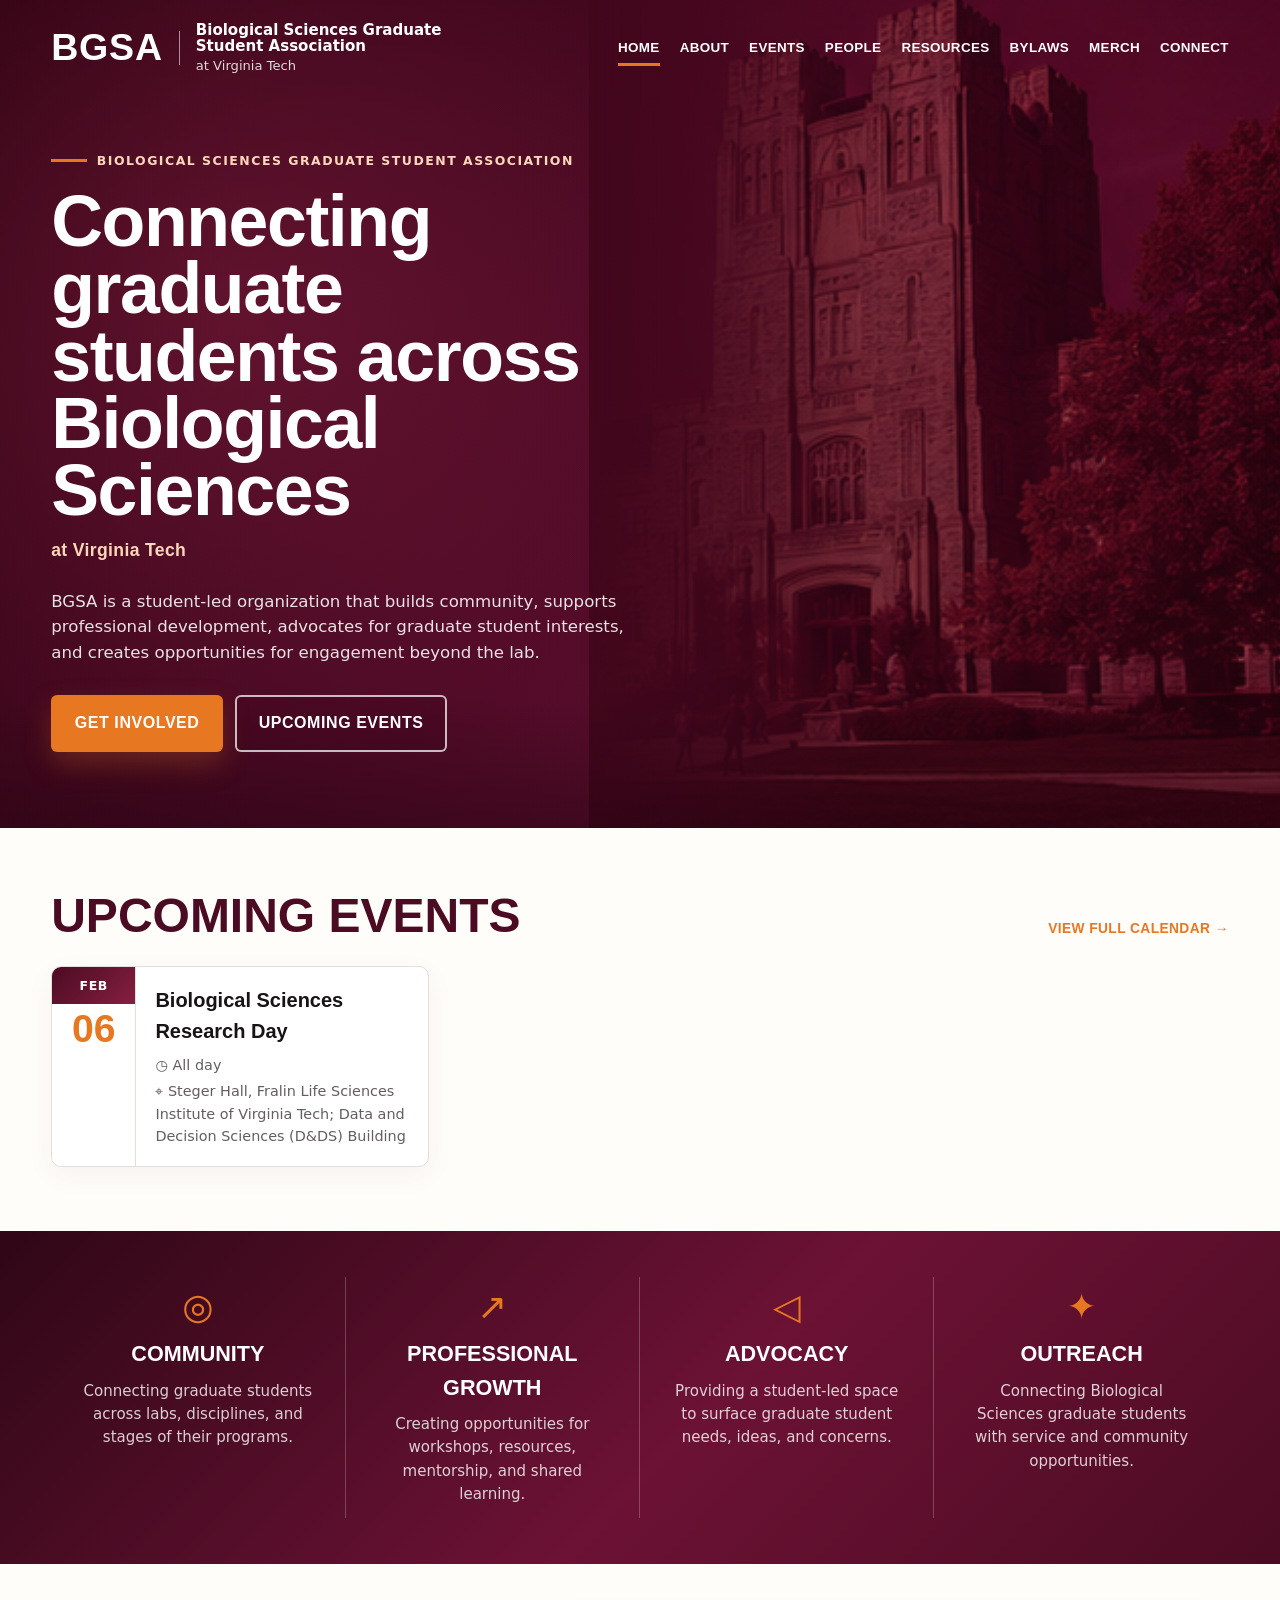
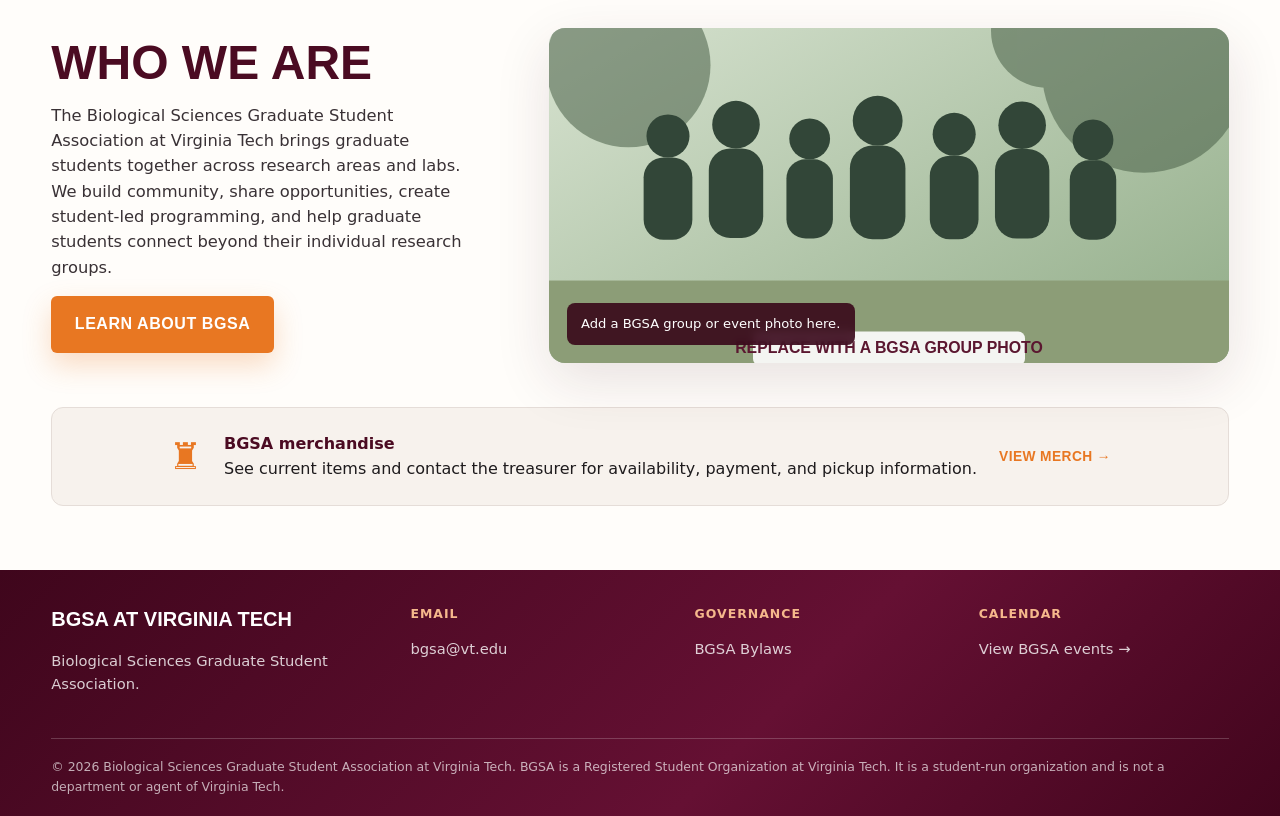
<file: index.html>
<!doctype html>
<html lang="en">
<head>
  <meta charset="utf-8">
  <meta name="viewport" content="width=device-width, initial-scale=1">
  <meta name="description" content="Biological Sciences Graduate Student Association at Virginia Tech — community, events, professional growth, advocacy, and outreach for graduate students in Biological Sciences.">
  <title>BGSA | Biological Sciences Graduate Student Association at Virginia Tech</title>
  <link rel="stylesheet" href="styles.css">
</head>
<body>
<a class="skip-link" href="#main">Skip to content</a>
<header class="site-header">
  <div class="container nav">
    <a class="brand" href="index.html" aria-label="BGSA home">
      <div class="brand-mark">BGSA</div>
      <div class="brand-copy"><strong>Biological Sciences Graduate Student Association</strong><span>at Virginia Tech</span></div>
    </a>
    <button class="nav-toggle" aria-expanded="false" aria-controls="site-nav">Menu</button>
    <nav class="nav-links" id="site-nav" aria-label="Primary navigation">
      <a href="index.html" aria-current="page">Home</a><a href="about.html">About</a><a href="events.html">Events</a><a href="people.html">People</a><a href="bylaws.html">Bylaws</a><a href="merch.html">Merch</a><a href="connect.html">Connect</a>
    </nav>
  </div>
</header>
<main id="main">
  <section class="hero">
    <div class="hero-media" role="img" aria-label="Burruss Hall on the Virginia Tech campus"></div>
    <div class="container"><div class="hero-content">
      <div class="eyebrow" data-site-text="homepage.eyebrow">Biological Sciences Graduate Student Association</div>
      <h1 class="display" data-site-text="homepage.headline">Connecting graduate students across Biological Sciences</h1>
      <p class="hero-kicker" data-site-text="homepage.kicker">at Virginia Tech</p>
      <p class="hero-copy" data-site-text="homepage.intro"></p>
      <div class="hero-actions"><a class="button orange" href="connect.html">Get involved</a><a class="button ghost" href="events.html">Upcoming events</a></div>
    </div></div>
  </section>

  <section class="section white" aria-labelledby="upcoming-heading">
    <div class="container">
      <div class="section-title-row"><h2 id="upcoming-heading">Upcoming events</h2><a class="text-link" href="events.html">View full calendar →</a></div>
      <div class="events-grid" id="upcoming-events" aria-live="polite">
        <article class="event-card event-card-status"><div class="event-info"><h3>Loading upcoming events…</h3><div class="event-meta"><span>Events are synchronized automatically from the BGSA Outlook calendar.</span></div></div></article>
      </div>
    </div>
  </section>

  <section class="pillars" aria-label="BGSA focus areas">
    <div class="container pillars-grid" id="focus-areas"></div>
  </section>

  <section class="section white">
    <div class="container">
      <div class="split">
        <div class="split-copy"><h2>Who we are</h2><p data-site-text="homepage.whoWeAre"></p><a class="button orange" href="about.html">Learn about BGSA</a></div>
        <div class="photo-frame"><img id="homepage-group-photo" src="assets/group-placeholder.svg" alt="BGSA graduate students"><div class="photo-caption" id="homepage-group-caption"></div></div>
      </div>
      <div class="merch-strip"><div class="icon">♜</div><div><strong>BGSA merchandise</strong><span data-site-text="homepage.merchandiseBlurb"></span></div><a class="text-link" href="merch.html">View merch →</a></div>
    </div>
  </section>
</main>
<footer class="site-footer">
  <div class="container">
    <div class="footer-grid">
      <div><div class="footer-title">BGSA at Virginia Tech</div><p>Biological Sciences Graduate Student Association.</p></div>
      <div><div class="footer-label">Email</div><p><a data-org-email>Contact information coming soon</a></p></div>
      <div><div class="footer-label">Governance</div><p><a href="bylaws.html">BGSA Bylaws</a></p></div>
      <div><div class="footer-label">Calendar</div><p><a href="events.html">View BGSA events →</a></p></div>
    </div>
    <div class="disclaimer">© <span data-year></span> Biological Sciences Graduate Student Association at Virginia Tech. <span data-org-disclaimer></span></div>
  </div>
</footer>
<script src="site-config.js"></script>
<script src="script.js"></script>
</body></html>
</file>
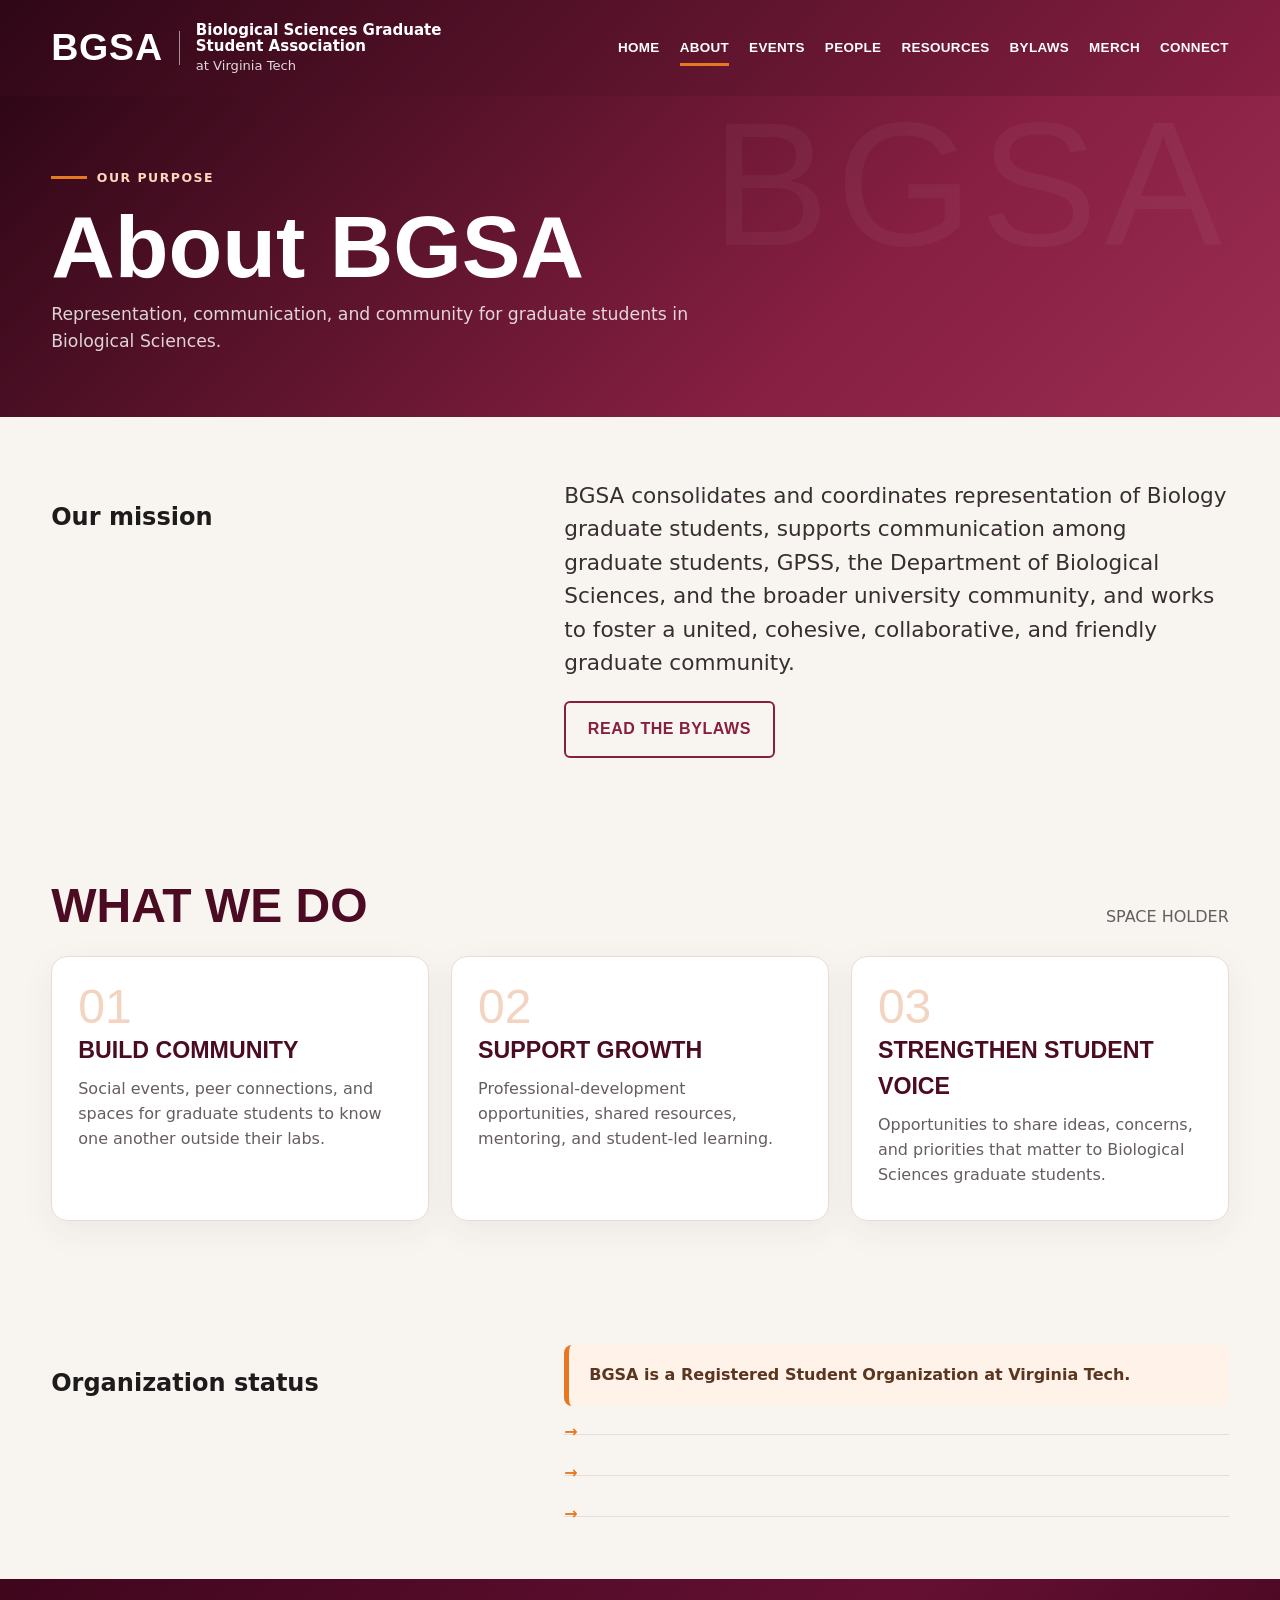
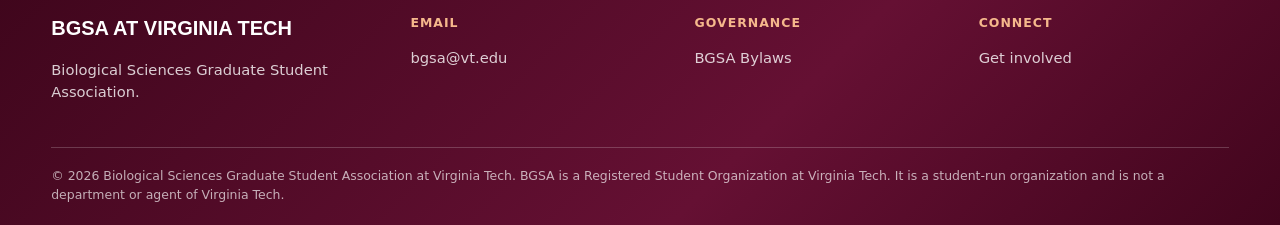
<file: about.html>
<!doctype html><html lang="en"><head><meta charset="utf-8"><meta name="viewport" content="width=device-width, initial-scale=1"><meta name="description" content="About the Biological Sciences Graduate Student Association at Virginia Tech."><title>About | BGSA at Virginia Tech</title><link rel="stylesheet" href="styles.css"></head>
<body><a class="skip-link" href="#main">Skip to content</a>
<header class="site-header inner"><div class="container nav"><a class="brand" href="index.html"><div class="brand-mark">BGSA</div><div class="brand-copy"><strong>Biological Sciences Graduate Student Association</strong><span>at Virginia Tech</span></div></a><button class="nav-toggle" aria-expanded="false" aria-controls="site-nav">Menu</button><nav class="nav-links" id="site-nav"><a href="index.html">Home</a><a href="about.html" aria-current="page">About</a><a href="events.html">Events</a><a href="people.html">People</a><a href="bylaws.html">Bylaws</a><a href="merch.html">Merch</a><a href="connect.html">Connect</a></nav></div></header>
<main id="main"><section class="page-hero"><div class="container"><div class="eyebrow">Our purpose</div><h1>About BGSA</h1><p>Representation, communication, and community for graduate students in Biological Sciences.</p></div></section>
<section class="inner-section white"><div class="container mission-block"><div><h2>Our mission</h2></div><div><p class="lead" data-site-text="about.mission">BGSA consolidates and coordinates representation of Biology graduate students, supports communication among graduate students, GPSS, the Department of Biological Sciences, and the broader university community, and works to foster a united, cohesive, collaborative, and friendly graduate community.</p><p></p><a class="button outline" href="bylaws.html">Read the bylaws</a></div></div></section>
<section class="inner-section"><div class="container"><div class="section-title-row"><h2>What we do</h2><p>SPACE HOLDER</p></div><div class="cards-3"><article class="card"><div class="value-number">01</div><h3>Build community</h3><p>Social events, peer connections, and spaces for graduate students to know one another outside their labs.</p></article><article class="card"><div class="value-number">02</div><h3>Support growth</h3><p>Professional-development opportunities, shared resources, mentoring, and student-led learning.</p></article><article class="card"><div class="value-number">03</div><h3>Strengthen student voice</h3><p>Opportunities to share ideas, concerns, and priorities that matter to Biological Sciences graduate students.</p></article></div></div></section>
<section class="inner-section white"><div class="container mission-block"><div><h2>Organization status</h2></div><div><div class="notice"><strong>BGSA is a Registered Student Organization at Virginia Tech.</strong> </div><ul class="list-clean"><li></li><li></li><li></li></ul></div></div></section></main>
<footer class="site-footer"><div class="container"><div class="footer-grid"><div><div class="footer-title">BGSA at Virginia Tech</div><p>Biological Sciences Graduate Student Association.</p></div><div><div class="footer-label">Email</div><p><a data-org-email>Contact information coming soon</a></p></div><div><div class="footer-label">Governance</div><p><a href="bylaws.html">BGSA Bylaws</a></p></div><div><div class="footer-label">Connect</div><p><a href="connect.html">Get involved</a></p></div></div><div class="disclaimer">© <span data-year></span> Biological Sciences Graduate Student Association at Virginia Tech. <span data-org-disclaimer></span></div></div></footer><script src="site-config.js"></script><script src="script.js"></script></body></html>
</file>
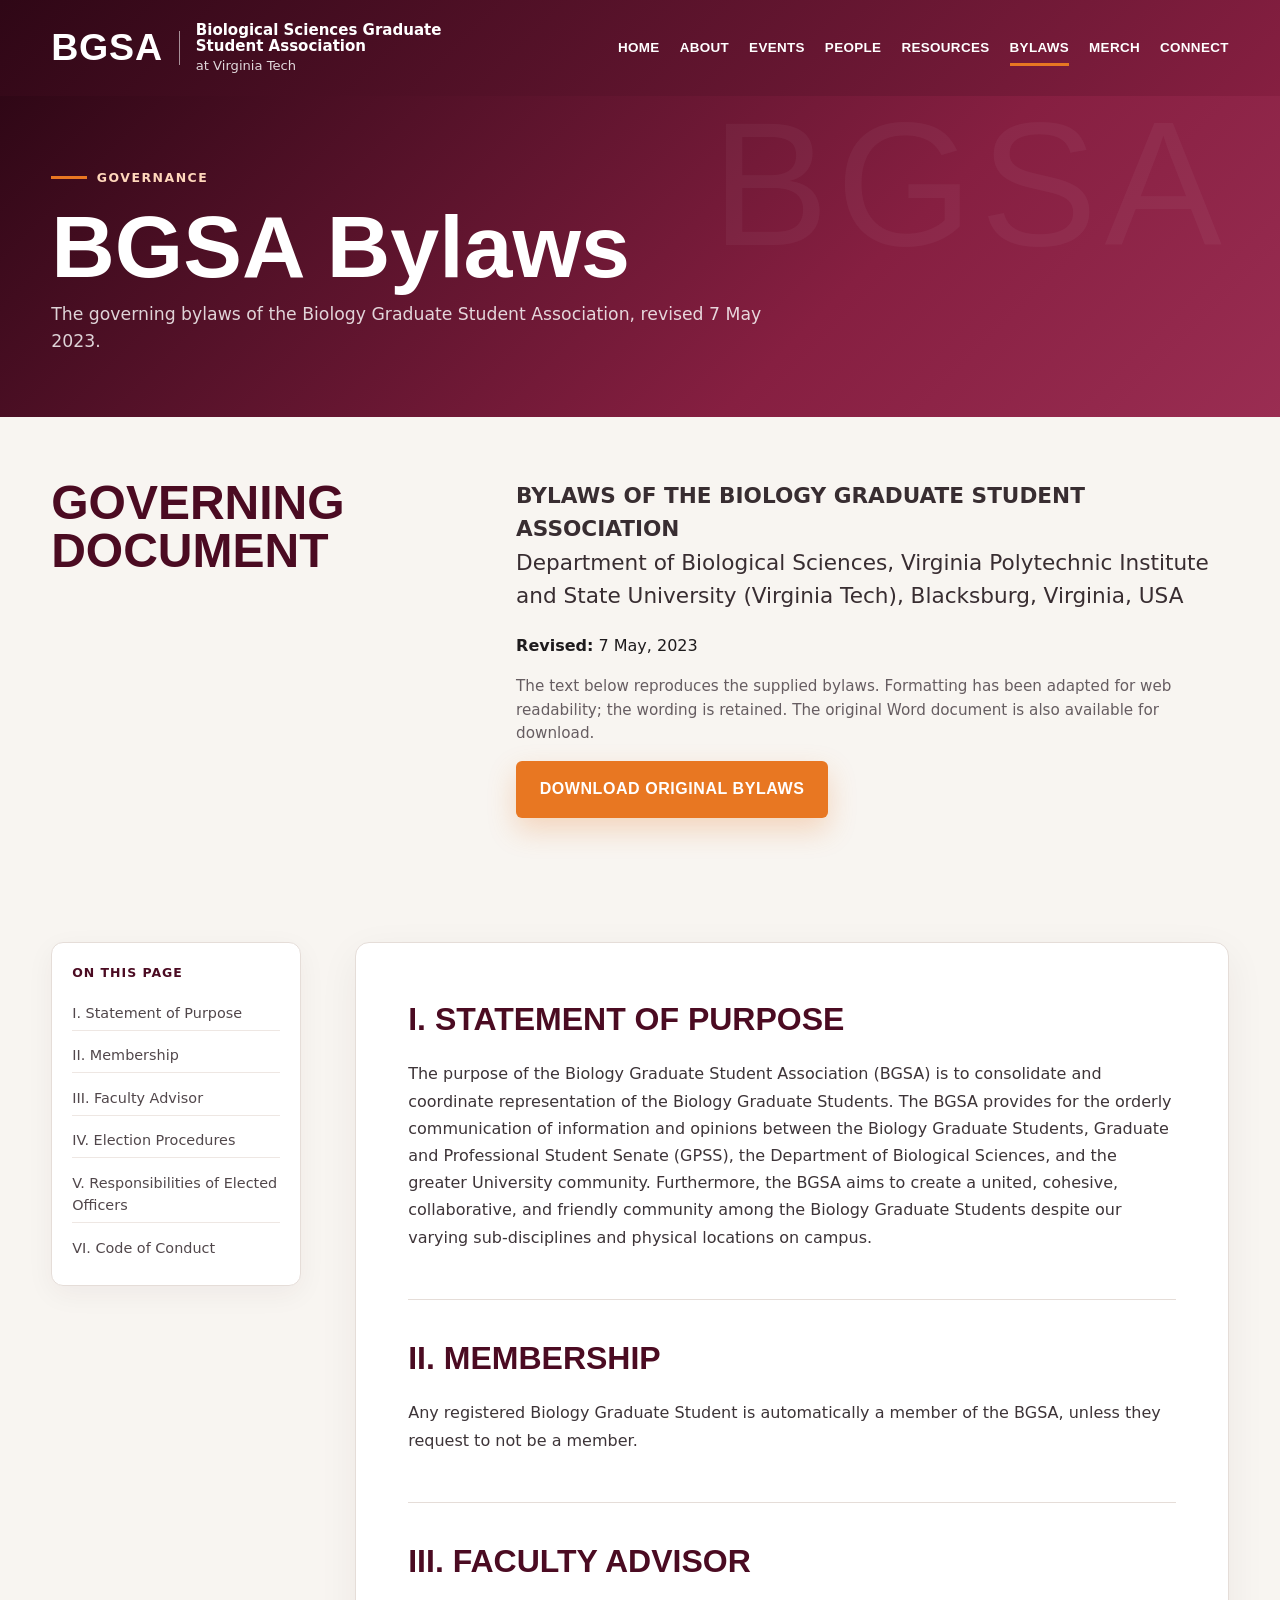
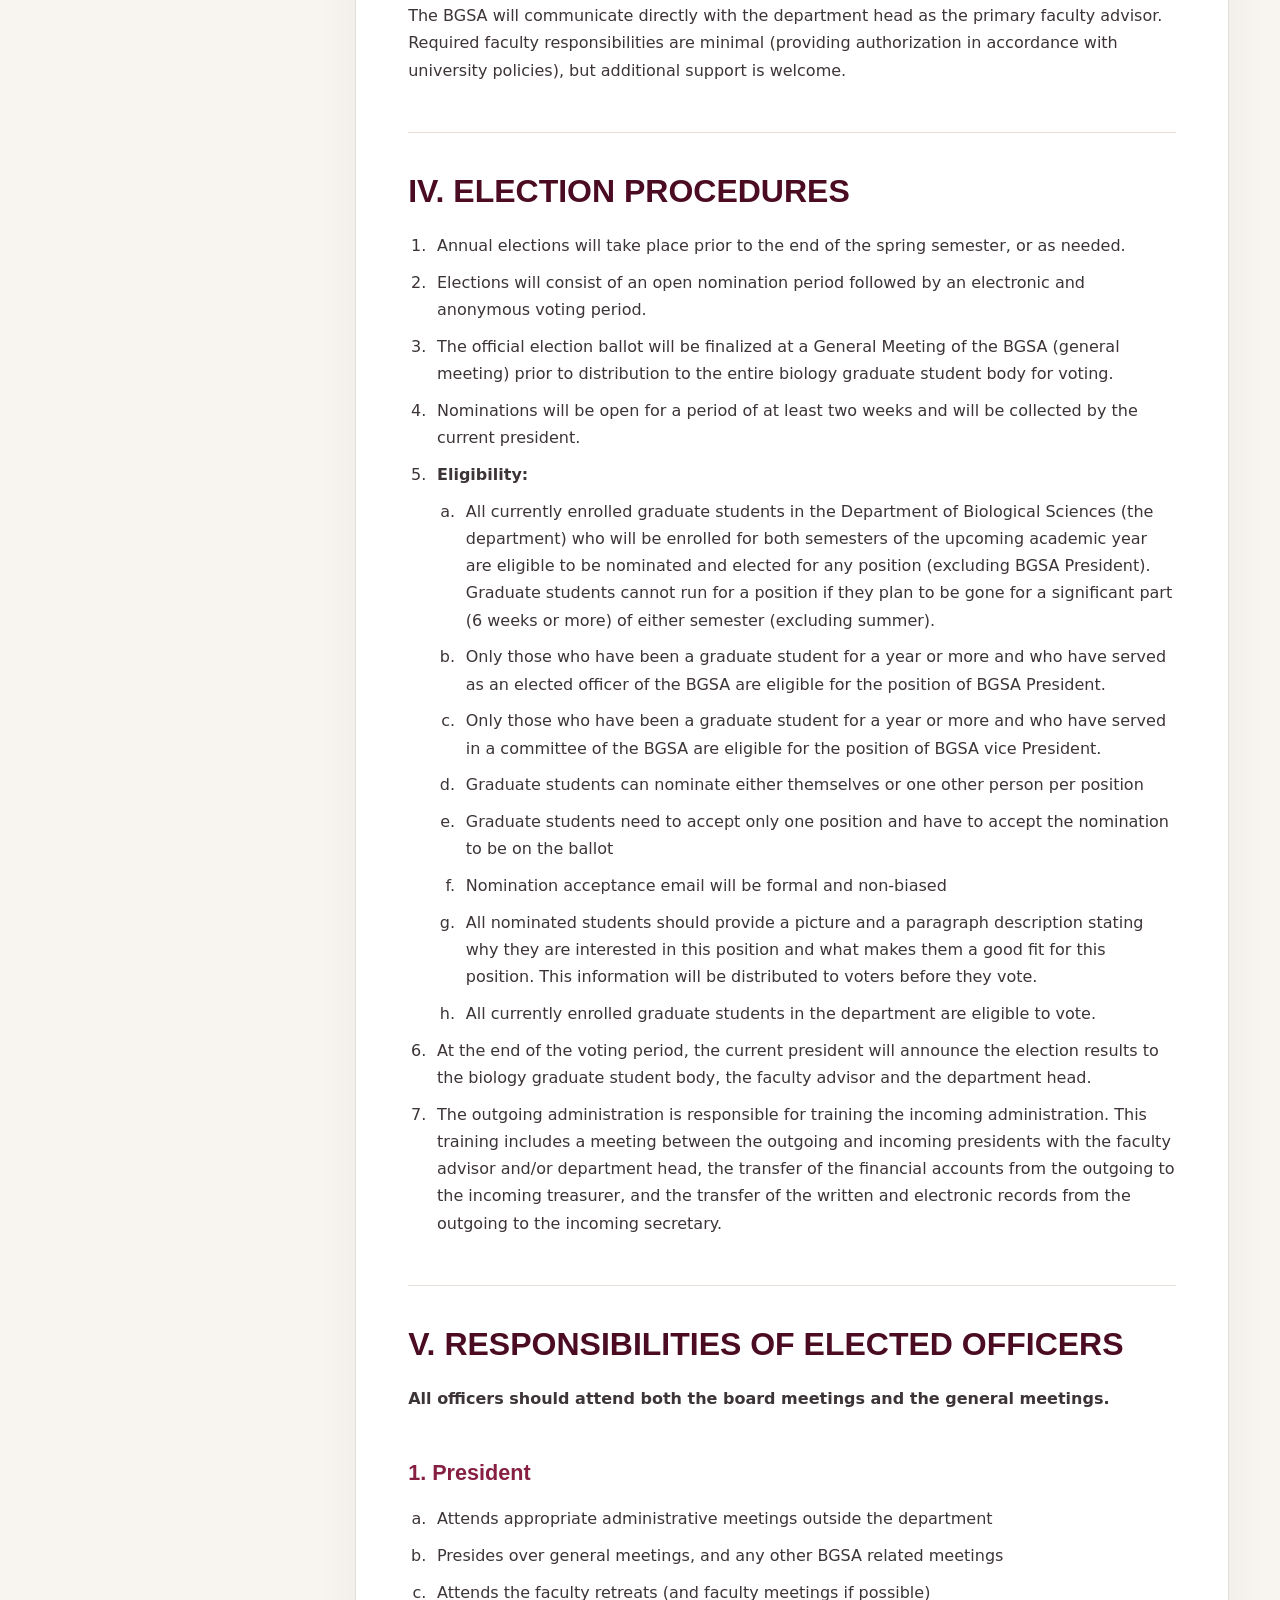
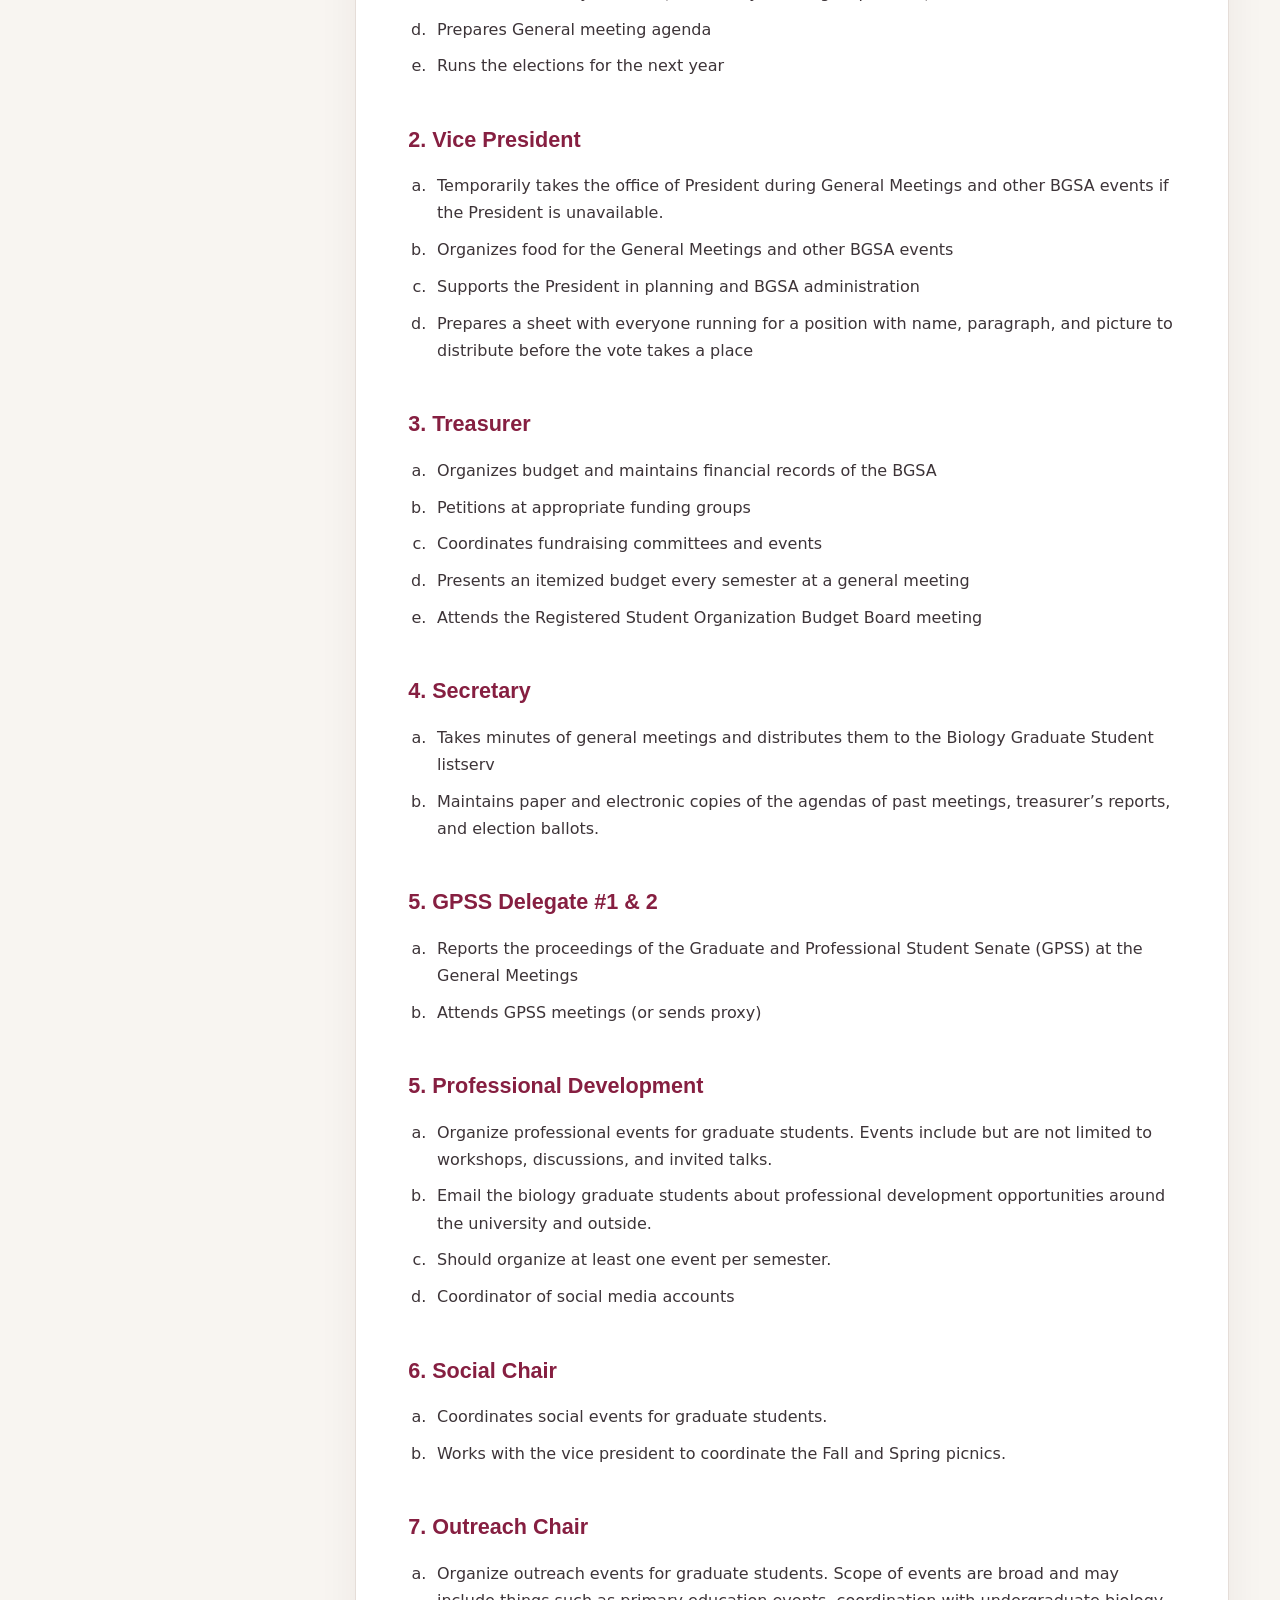
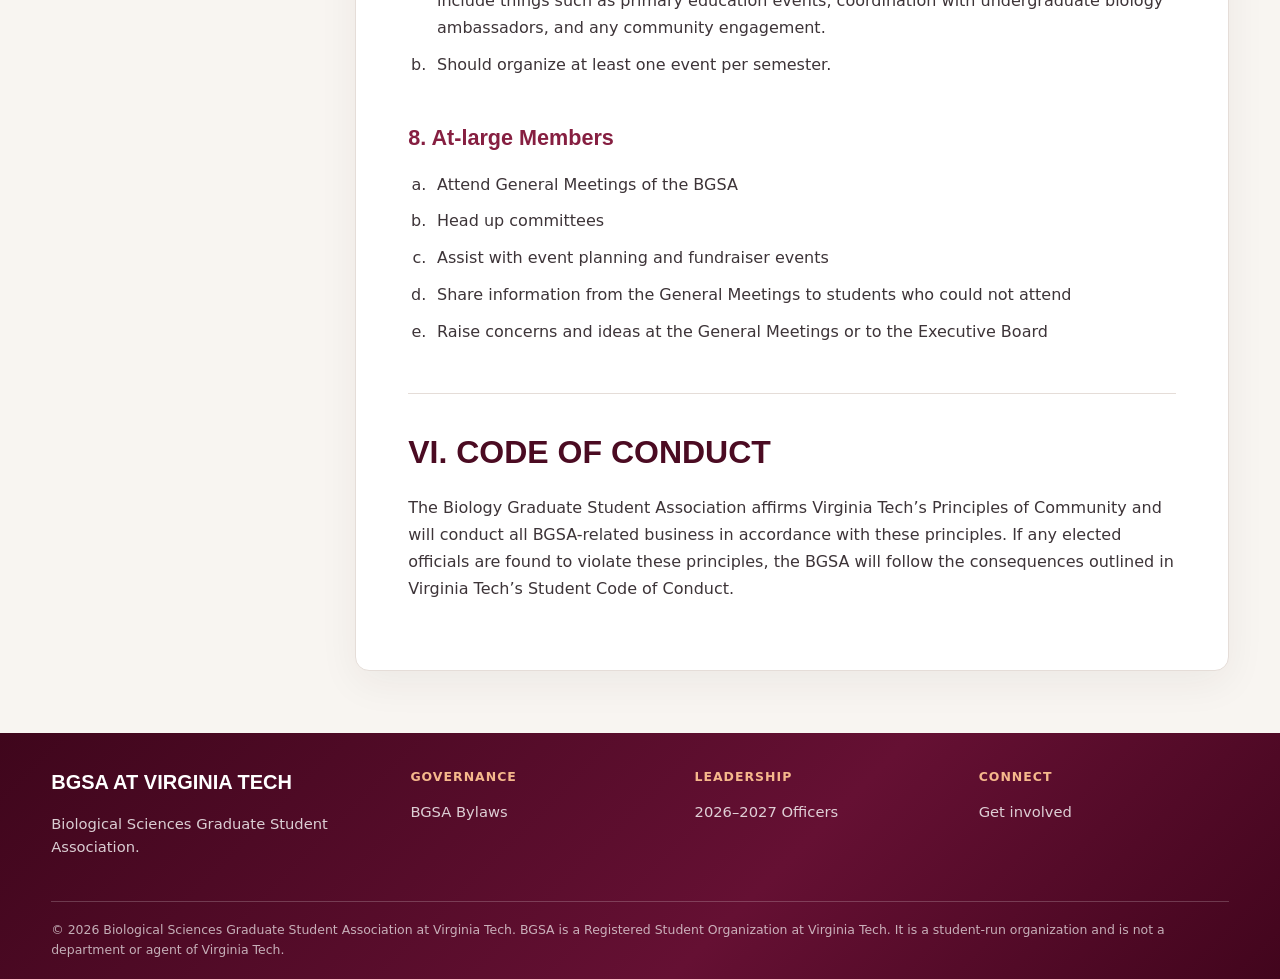
<file: bylaws.html>
<!doctype html>
<html lang="en"><head><meta charset="utf-8"><meta name="viewport" content="width=device-width, initial-scale=1"><meta name="description" content="Bylaws of the Biology Graduate Student Association at Virginia Tech, revised 7 May 2023."><title>Bylaws | BGSA at Virginia Tech</title><link rel="stylesheet" href="styles.css"></head>
<body><a class="skip-link" href="#main">Skip to content</a>
<header class="site-header inner"><div class="container nav"><a class="brand" href="index.html"><div class="brand-mark">BGSA</div><div class="brand-copy"><strong>Biological Sciences Graduate Student Association</strong><span>at Virginia Tech</span></div></a><button class="nav-toggle" aria-expanded="false" aria-controls="site-nav">Menu</button><nav class="nav-links" id="site-nav"><a href="index.html">Home</a><a href="about.html">About</a><a href="events.html">Events</a><a href="people.html">People</a><a href="bylaws.html" aria-current="page">Bylaws</a><a href="merch.html">Merch</a><a href="connect.html">Connect</a></nav></div></header>
<main id="main">
<section class="page-hero"><div class="container"><div class="eyebrow">Governance</div><h1>BGSA Bylaws</h1><p>The governing bylaws of the Biology Graduate Student Association, revised 7 May 2023.</p></div></section>
<section class="inner-section white"><div class="container bylaws-intro"><div><h2>Governing document</h2></div><div><p class="lead"><strong>BYLAWS OF THE BIOLOGY GRADUATE STUDENT ASSOCIATION</strong><br>Department of Biological Sciences, Virginia Polytechnic Institute and State University (Virginia Tech), Blacksburg, Virginia, USA</p><p><strong>Revised:</strong> 7 May, 2023</p><p class="bylaws-note">The text below reproduces the supplied bylaws. Formatting has been adapted for web readability; the wording is retained. The original Word document is also available for download.</p><a class="button orange" href="documents/BGSA-Bylaws-2023-2024.docx" download>Download original bylaws</a></div></div></section>
<section class="inner-section"><div class="container bylaws-layout"><aside class="bylaws-toc" aria-label="Bylaws table of contents"><strong>On this page</strong><a href="#purpose">I. Statement of Purpose</a><a href="#membership">II. Membership</a><a href="#advisor">III. Faculty Advisor</a><a href="#elections">IV. Election Procedures</a><a href="#officers">V. Responsibilities of Elected Officers</a><a href="#conduct">VI. Code of Conduct</a></aside><article class="bylaws-document">
<section id="purpose"><h2>I. Statement of Purpose</h2><p>The purpose of the Biology Graduate Student Association (BGSA) is to consolidate and coordinate representation of the Biology Graduate Students. The BGSA provides for the orderly communication of information and opinions between the Biology Graduate Students, Graduate and Professional Student Senate (GPSS), the Department of Biological Sciences, and the greater University community. Furthermore, the BGSA aims to create a united, cohesive, collaborative, and friendly community among the Biology Graduate Students despite our varying sub-disciplines and physical locations on campus.</p></section>
<section id="membership"><h2>II. Membership</h2><p>Any registered Biology Graduate Student is automatically a member of the BGSA, unless they request to not be a member.</p></section>
<section id="advisor"><h2>III. Faculty Advisor</h2><p>The BGSA will communicate directly with the department head as the primary faculty advisor. Required faculty responsibilities are minimal (providing authorization in accordance with university policies), but additional support is welcome.</p></section>
<section id="elections"><h2>IV. Election Procedures</h2><ol class="bylaws-list"><li>Annual elections will take place prior to the end of the spring semester, or as needed.</li><li>Elections will consist of an open nomination period followed by an electronic and anonymous voting period.</li><li>The official election ballot will be finalized at a General Meeting of the BGSA (general meeting) prior to distribution to the entire biology graduate student body for voting.</li><li>Nominations will be open for a period of at least two weeks and will be collected by the current president.</li><li><strong>Eligibility:</strong><ol class="alpha-list"><li>All currently enrolled graduate students in the Department of Biological Sciences (the department) who will be enrolled for both semesters of the upcoming academic year are eligible to be nominated and elected for any position (excluding BGSA President). Graduate students cannot run for a position if they plan to be gone for a significant part (6 weeks or more) of either semester (excluding summer).</li><li>Only those who have been a graduate student for a year or more and who have served as an elected officer of the BGSA are eligible for the position of BGSA President.</li><li>Only those who have been a graduate student for a year or more and who have served in a committee of the BGSA are eligible for the position of BGSA vice President.</li><li>Graduate students can nominate either themselves or one other person per position</li><li>Graduate students need to accept only one position and have to accept the nomination to be on the ballot</li><li>Nomination acceptance email will be formal and non-biased</li><li>All nominated students should provide a picture and a paragraph description stating why they are interested in this position and what makes them a good fit for this position. This information will be distributed to voters before they vote.</li><li>All currently enrolled graduate students in the department are eligible to vote.</li></ol></li><li>At the end of the voting period, the current president will announce the election results to the biology graduate student body, the faculty advisor and the department head.</li><li>The outgoing administration is responsible for training the incoming administration. This training includes a meeting between the outgoing and incoming presidents with the faculty advisor and/or department head, the transfer of the financial accounts from the outgoing to the incoming treasurer, and the transfer of the written and electronic records from the outgoing to the incoming secretary.</li></ol></section>
<section id="officers"><h2>V. Responsibilities of Elected Officers</h2><p><strong>All officers should attend both the board meetings and the general meetings.</strong></p>
<div class="bylaw-role"><h3>1. President</h3><ol class="alpha-list"><li>Attends appropriate administrative meetings outside the department</li><li>Presides over general meetings, and any other BGSA related meetings</li><li>Attends the faculty retreats (and faculty meetings if possible)</li><li>Prepares General meeting agenda</li><li>Runs the elections for the next year</li></ol></div>
<div class="bylaw-role"><h3>2. Vice President</h3><ol class="alpha-list"><li>Temporarily takes the office of President during General Meetings and other BGSA events if the President is unavailable.</li><li>Organizes food for the General Meetings and other BGSA events</li><li>Supports the President in planning and BGSA administration</li><li>Prepares a sheet with everyone running for a position with name, paragraph, and picture to distribute before the vote takes a place</li></ol></div>
<div class="bylaw-role"><h3>3. Treasurer</h3><ol class="alpha-list"><li>Organizes budget and maintains financial records of the BGSA</li><li>Petitions at appropriate funding groups</li><li>Coordinates fundraising committees and events</li><li>Presents an itemized budget every semester at a general meeting</li><li>Attends the Registered Student Organization Budget Board meeting</li></ol></div>
<div class="bylaw-role"><h3>4. Secretary</h3><ol class="alpha-list"><li>Takes minutes of general meetings and distributes them to the Biology Graduate Student listserv</li><li>Maintains paper and electronic copies of the agendas of past meetings, treasurer’s reports, and election ballots.</li></ol></div>
<div class="bylaw-role"><h3>5. GPSS Delegate #1 &amp; 2</h3><ol class="alpha-list"><li>Reports the proceedings of the Graduate and Professional Student Senate (GPSS) at the General Meetings</li><li>Attends GPSS meetings (or sends proxy)</li></ol></div>
<div class="bylaw-role"><h3>5. Professional Development</h3><ol class="alpha-list"><li>Organize professional events for graduate students. Events include but are not limited to workshops, discussions, and invited talks.</li><li>Email the biology graduate students about professional development opportunities around the university and outside.</li><li>Should organize at least one event per semester.</li><li>Coordinator of social media accounts</li></ol></div>
<div class="bylaw-role"><h3>6. Social Chair</h3><ol class="alpha-list"><li>Coordinates social events for graduate students.</li><li>Works with the vice president to coordinate the Fall and Spring picnics.</li></ol></div>
<div class="bylaw-role"><h3>7. Outreach Chair</h3><ol class="alpha-list"><li>Organize outreach events for graduate students. Scope of events are broad and may include things such as primary education events, coordination with undergraduate biology ambassadors, and any community engagement.</li><li>Should organize at least one event per semester.</li></ol></div>
<div class="bylaw-role"><h3>8. At-large Members</h3><ol class="alpha-list"><li>Attend General Meetings of the BGSA</li><li>Head up committees</li><li>Assist with event planning and fundraiser events</li><li>Share information from the General Meetings to students who could not attend</li><li>Raise concerns and ideas at the General Meetings or to the Executive Board</li></ol></div>
</section>
<section id="conduct"><h2>VI. Code of Conduct</h2><p>The Biology Graduate Student Association affirms Virginia Tech’s Principles of Community and will conduct all BGSA-related business in accordance with these principles. If any elected officials are found to violate these principles, the BGSA will follow the consequences outlined in Virginia Tech’s Student Code of Conduct.</p></section>
</article></div></section>
</main>
<footer class="site-footer"><div class="container"><div class="footer-grid"><div><div class="footer-title">BGSA at Virginia Tech</div><p>Biological Sciences Graduate Student Association.</p></div><div><div class="footer-label">Governance</div><p><a href="bylaws.html">BGSA Bylaws</a></p></div><div><div class="footer-label">Leadership</div><p><a href="people.html">2026–2027 Officers</a></p></div><div><div class="footer-label">Connect</div><p><a href="connect.html">Get involved</a></p></div></div><div class="disclaimer">© <span data-year></span> Biological Sciences Graduate Student Association at Virginia Tech. <span data-org-disclaimer></span></div></div></footer><script src="site-config.js"></script><script src="script.js"></script></body></html>
</file>
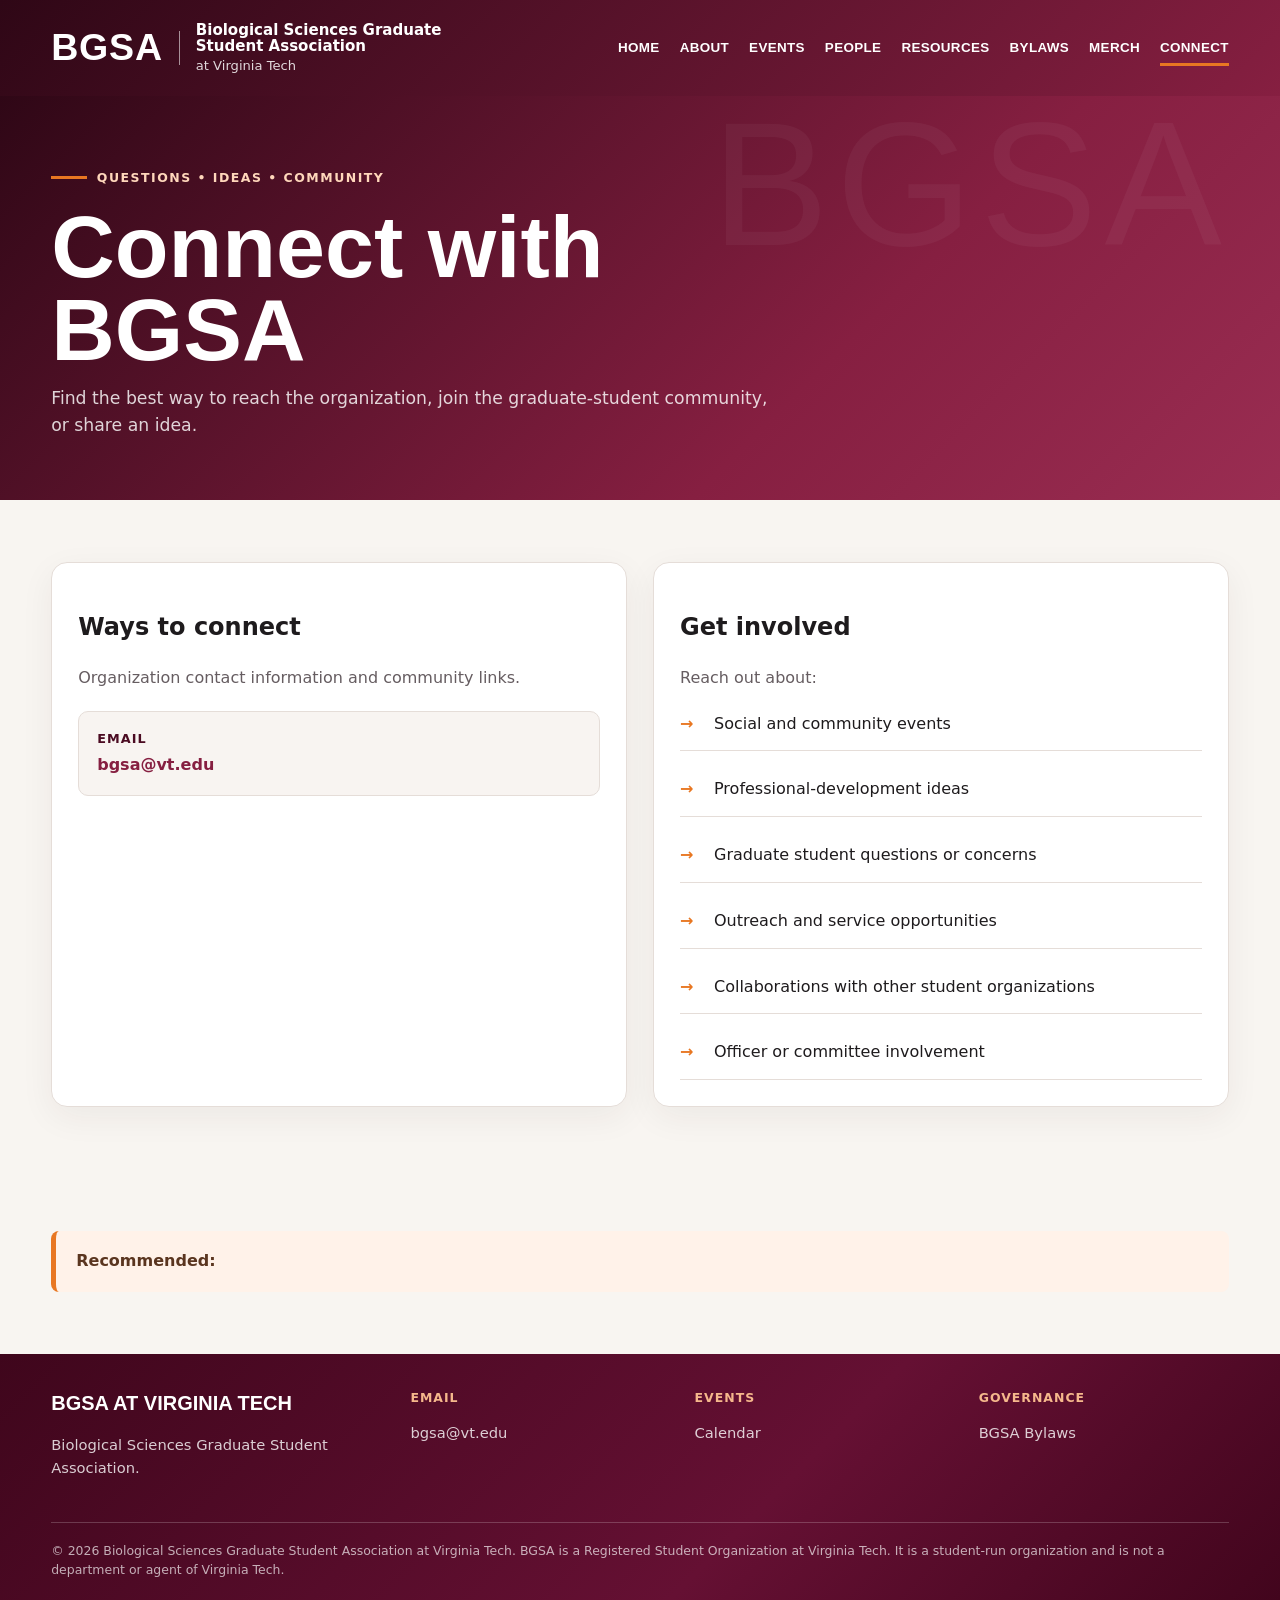
<file: connect.html>
<!doctype html>
<html lang="en"><head><meta charset="utf-8"><meta name="viewport" content="width=device-width, initial-scale=1"><meta name="description" content="Connect with the Biological Sciences Graduate Student Association at Virginia Tech."><title>Connect | BGSA at Virginia Tech</title><link rel="stylesheet" href="styles.css"></head>
<body><a class="skip-link" href="#main">Skip to content</a>
<header class="site-header inner"><div class="container nav"><a class="brand" href="index.html"><div class="brand-mark">BGSA</div><div class="brand-copy"><strong>Biological Sciences Graduate Student Association</strong><span>at Virginia Tech</span></div></a><button class="nav-toggle" aria-expanded="false" aria-controls="site-nav">Menu</button><nav class="nav-links" id="site-nav"><a href="index.html">Home</a><a href="about.html">About</a><a href="events.html">Events</a><a href="people.html">People</a><a href="bylaws.html">Bylaws</a><a href="merch.html">Merch</a><a href="connect.html" aria-current="page">Connect</a></nav></div></header>
<main id="main"><section class="page-hero"><div class="container"><div class="eyebrow">Questions • ideas • community</div><h1>Connect with BGSA</h1><p>Find the best way to reach the organization, join the graduate-student community, or share an idea.</p></div></section>
<section class="inner-section"><div class="container contact-grid"><article class="card"><h2>Ways to connect</h2><p>Organization contact information and community links.</p><div class="contact-list" id="connect-links"></div></article><article class="card"><h2>Get involved</h2><p>Reach out about:</p><ul class="list-clean"><li>Social and community events</li><li>Professional-development ideas</li><li>Graduate student questions or concerns</li><li>Outreach and service opportunities</li><li>Collaborations with other student organizations</li><li>Officer or committee involvement</li></ul></article></div></section>
<section class="inner-section white"><div class="container"><div class="notice"><strong>Recommended:</strong> </div></div></section></main>
<footer class="site-footer"><div class="container"><div class="footer-grid"><div><div class="footer-title">BGSA at Virginia Tech</div><p>Biological Sciences Graduate Student Association.</p></div><div><div class="footer-label">Email</div><p><a data-org-email>Contact information coming soon</a></p></div><div><div class="footer-label">Events</div><p><a href="events.html">Calendar</a></p></div><div><div class="footer-label">Governance</div><p><a href="bylaws.html">BGSA Bylaws</a></p></div></div><div class="disclaimer">© <span data-year></span> Biological Sciences Graduate Student Association at Virginia Tech. <span data-org-disclaimer></span></div></div></footer>
<script src="site-config.js"></script><script src="script.js"></script></body></html>
</file>
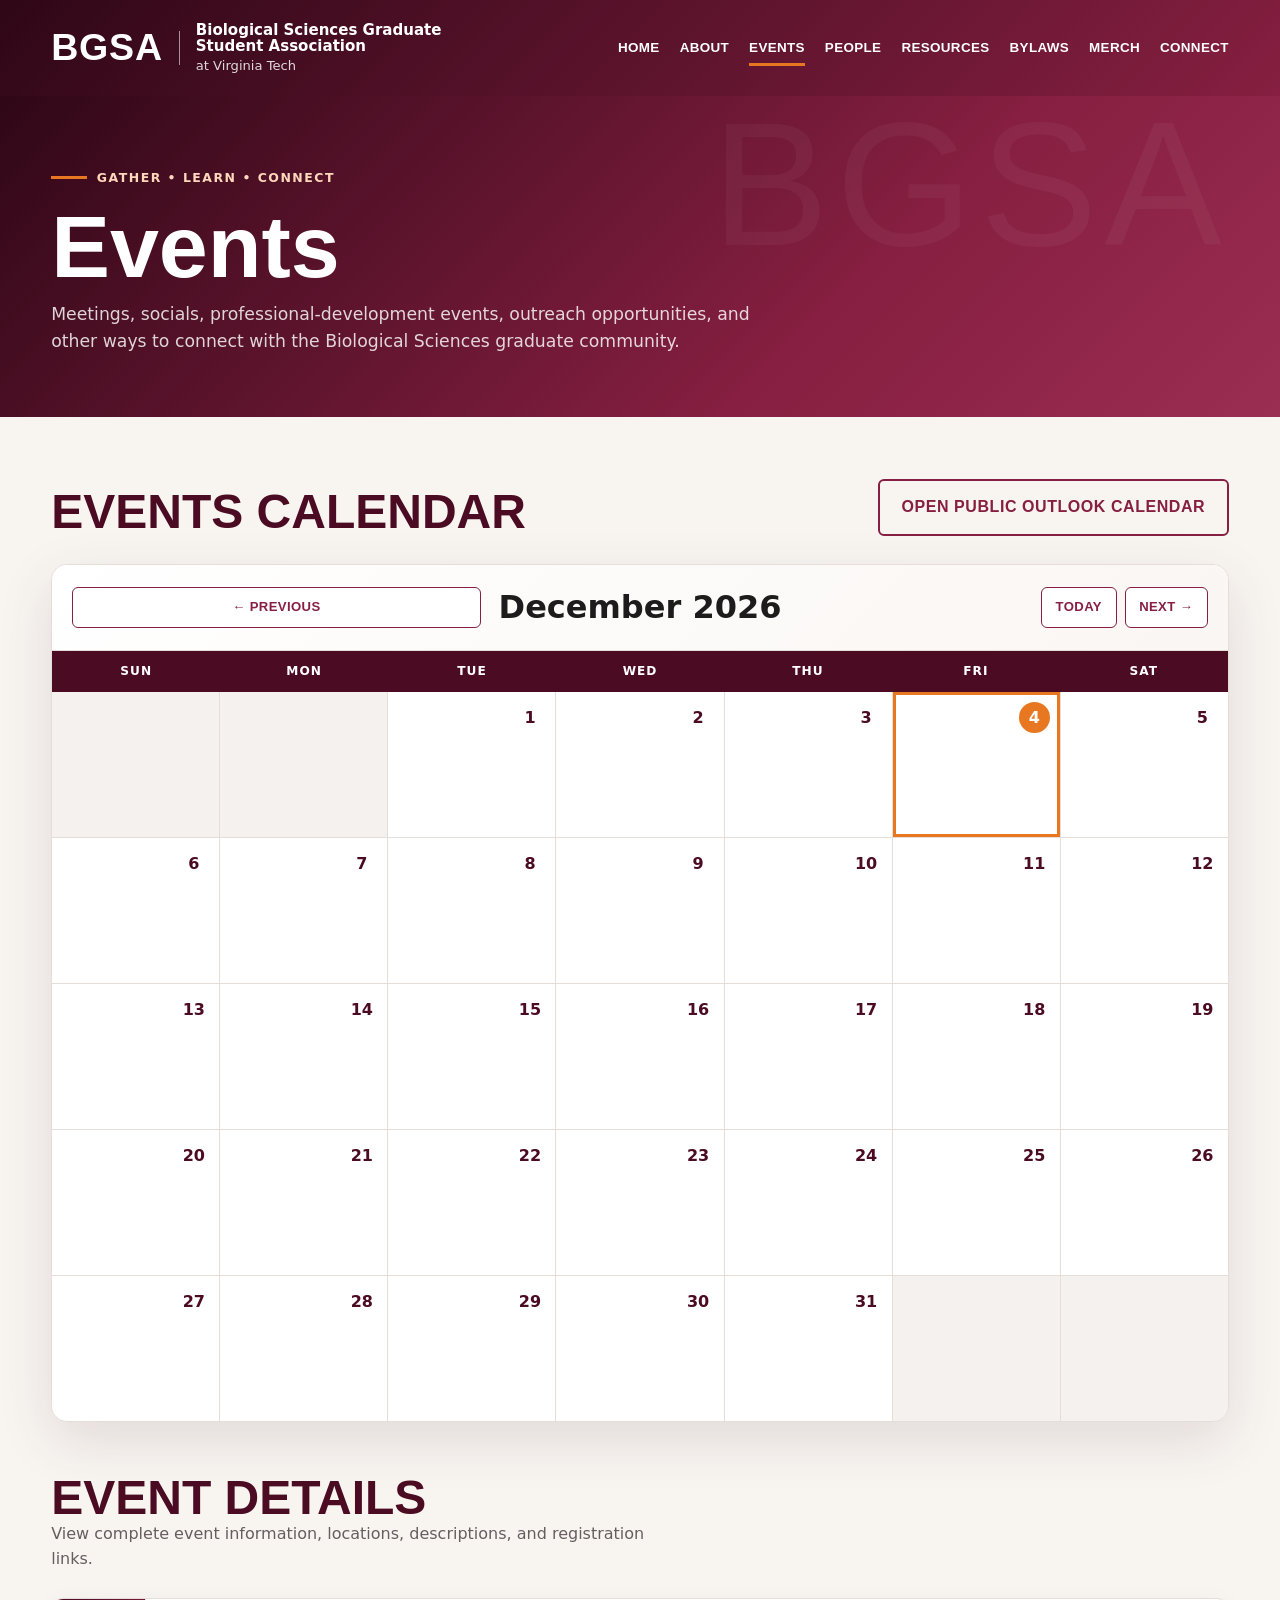
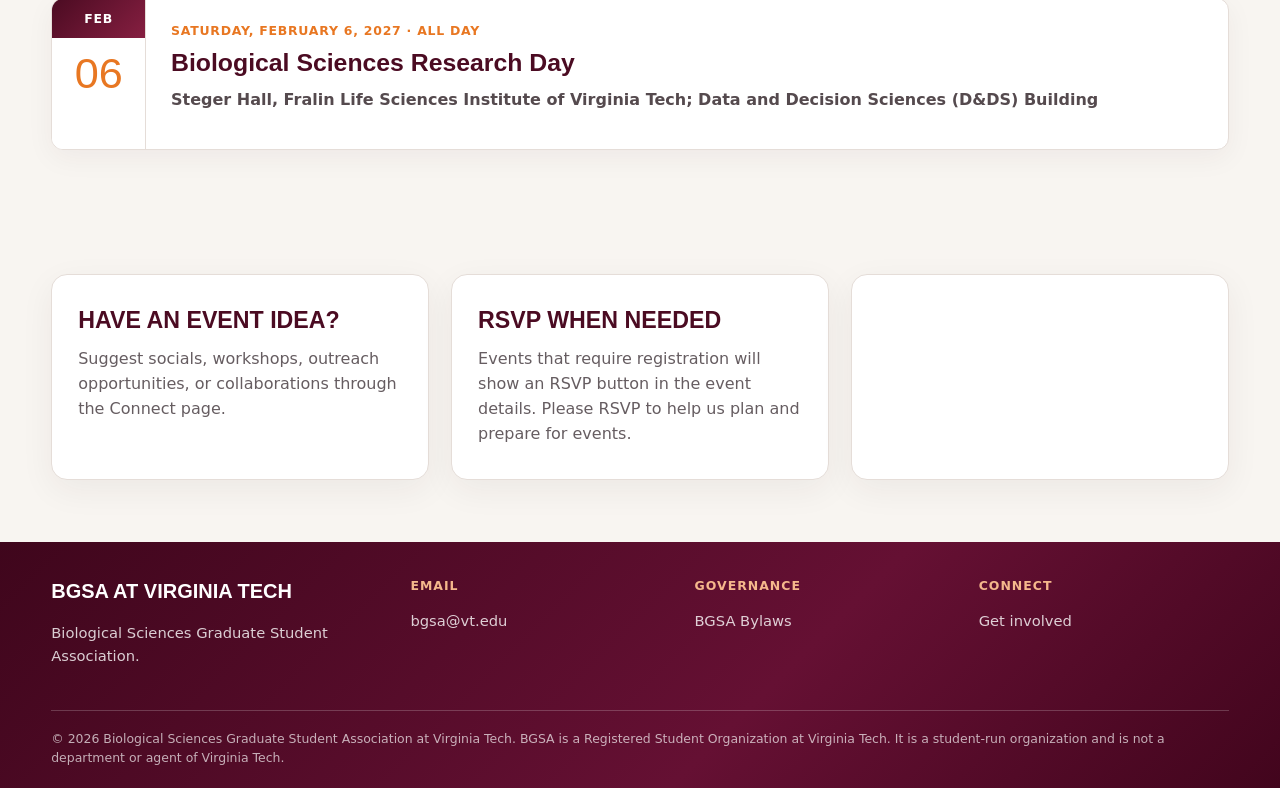
<file: events.html>
<!doctype html>
<html lang="en">
<head>
  <meta charset="utf-8">
  <meta name="viewport" content="width=device-width, initial-scale=1">
  <meta
    name="description"
    content="Events and calendar for the Biological Sciences Graduate Student Association at Virginia Tech."
  >
  <title>Events | BGSA at Virginia Tech</title>
  <link rel="stylesheet" href="styles.css">
</head>

<body>
  <a class="skip-link" href="#main">Skip to content</a>

  <header class="site-header inner">
    <div class="container nav">
      <a class="brand" href="index.html">
        <div class="brand-mark">BGSA</div>
        <div class="brand-copy">
          <strong>Biological Sciences Graduate Student Association</strong>
          <span>at Virginia Tech</span>
        </div>
      </a>

      <button
        class="nav-toggle"
        aria-expanded="false"
        aria-controls="site-nav"
      >
        Menu
      </button>

      <nav class="nav-links" id="site-nav">
        <a href="index.html">Home</a>
        <a href="about.html">About</a>
        <a href="events.html" aria-current="page">Events</a>
        <a href="people.html">People</a>
        <a href="bylaws.html">Bylaws</a>
        <a href="merch.html">Merch</a>
        <a href="connect.html">Connect</a>
      </nav>
    </div>
  </header>

  <main id="main">
    <section class="page-hero">
      <div class="container">
        <div class="eyebrow">Gather • learn • connect</div>
        <h1>Events</h1>
        <p>
          Meetings, socials, professional-development events, outreach
          opportunities, and other ways to connect with the Biological
          Sciences graduate community.
        </p>
      </div>
    </section>

    <section class="inner-section">
      <div class="container">
        <div class="section-title-row">
          <div>
            <h2>Events calendar</h2>
            <p class="section-intro">

            </p>
          </div>

          <a
            id="outlook-calendar-link"
            class="button outline"
            href="#"
            target="_blank"
            rel="noopener"
            hidden
          >
            Open public Outlook calendar
          </a>
        </div>

        <div class="month-calendar-shell">
          <div class="month-calendar-toolbar">
            <button
              id="calendar-prev"
              class="calendar-nav-button"
              type="button"
              aria-label="Show previous month"
            >
              ← Previous
            </button>

            <h2
              id="calendar-month-label"
              class="month-calendar-label"
            >
              Calendar
            </h2>

            <div class="month-calendar-controls">
              <button
                id="calendar-today"
                class="calendar-nav-button"
                type="button"
              >
                Today
              </button>

              <button
                id="calendar-next"
                class="calendar-nav-button"
                type="button"
                aria-label="Show next month"
              >
                Next →
              </button>
            </div>
          </div>

          <div class="month-calendar-scroll">
            <div
              class="month-calendar-weekdays"
              aria-hidden="true"
            >
              <div>Sun</div>
              <div>Mon</div>
              <div>Tue</div>
              <div>Wed</div>
              <div>Thu</div>
              <div>Fri</div>
              <div>Sat</div>
            </div>

            <div
              id="events-calendar"
              class="month-calendar-grid"
              role="grid"
              aria-live="polite"
            >
              <div class="month-calendar-message">
                Loading BGSA calendar…
              </div>
            </div>
          </div>
        </div>

        <div class="section-title-row agenda-title-row">
          <div>
            <h2>Event details</h2>
            <p class="section-intro">
              View complete event information, locations, descriptions, and
              registration links.
            </p>
          </div>
        </div>

        <div
          id="events-agenda"
          class="events-agenda"
          aria-live="polite"
        >
          <div class="calendar-placeholder compact-calendar-status">
            <div>
              <div class="calendar-icon">▣</div>
              <h3>Loading BGSA events</h3>
              <p>Upcoming events will appear here automatically.</p>
            </div>
          </div>
        </div>
      </div>
    </section>

    <section class="inner-section white">
      <div class="container">
        <div class="cards-3">
          <article class="card">
            <h3>Have an event idea?</h3>
            <p>
              Suggest socials, workshops, outreach opportunities, or
              collaborations through the Connect page.
            </p>
          </article>

          <article class="card">
            <h3>RSVP when needed</h3>
            <p>
              Events that require registration will show an RSVP button in the event details. Please RSVP to help us plan and prepare for events.
            </p>
          </article>

          <article class="card">
            <h3></h3>
            <p>

            </p>
          </article>
        </div>
      </div>
    </section>
  </main>

  <footer class="site-footer">
    <div class="container">
      <div class="footer-grid">
        <div>
          <div class="footer-title">BGSA at Virginia Tech</div>
          <p>Biological Sciences Graduate Student Association.</p>
        </div>

        <div>
          <div class="footer-label">Email</div>
          <p>
            <a data-org-email>Contact information coming soon</a>
          </p>
        </div>

        <div>
          <div class="footer-label">Governance</div>
          <p><a href="bylaws.html">BGSA Bylaws</a></p>
        </div>

        <div>
          <div class="footer-label">Connect</div>
          <p><a href="connect.html">Get involved</a></p>
        </div>
      </div>

      <div class="disclaimer">
        © <span data-year></span> Biological Sciences Graduate Student
        Association at Virginia Tech.
        <span data-org-disclaimer></span>
      </div>
    </div>
  </footer>

  <script src="site-config.js"></script>
  <script src="script.js"></script>
</body>
</html>
</file>
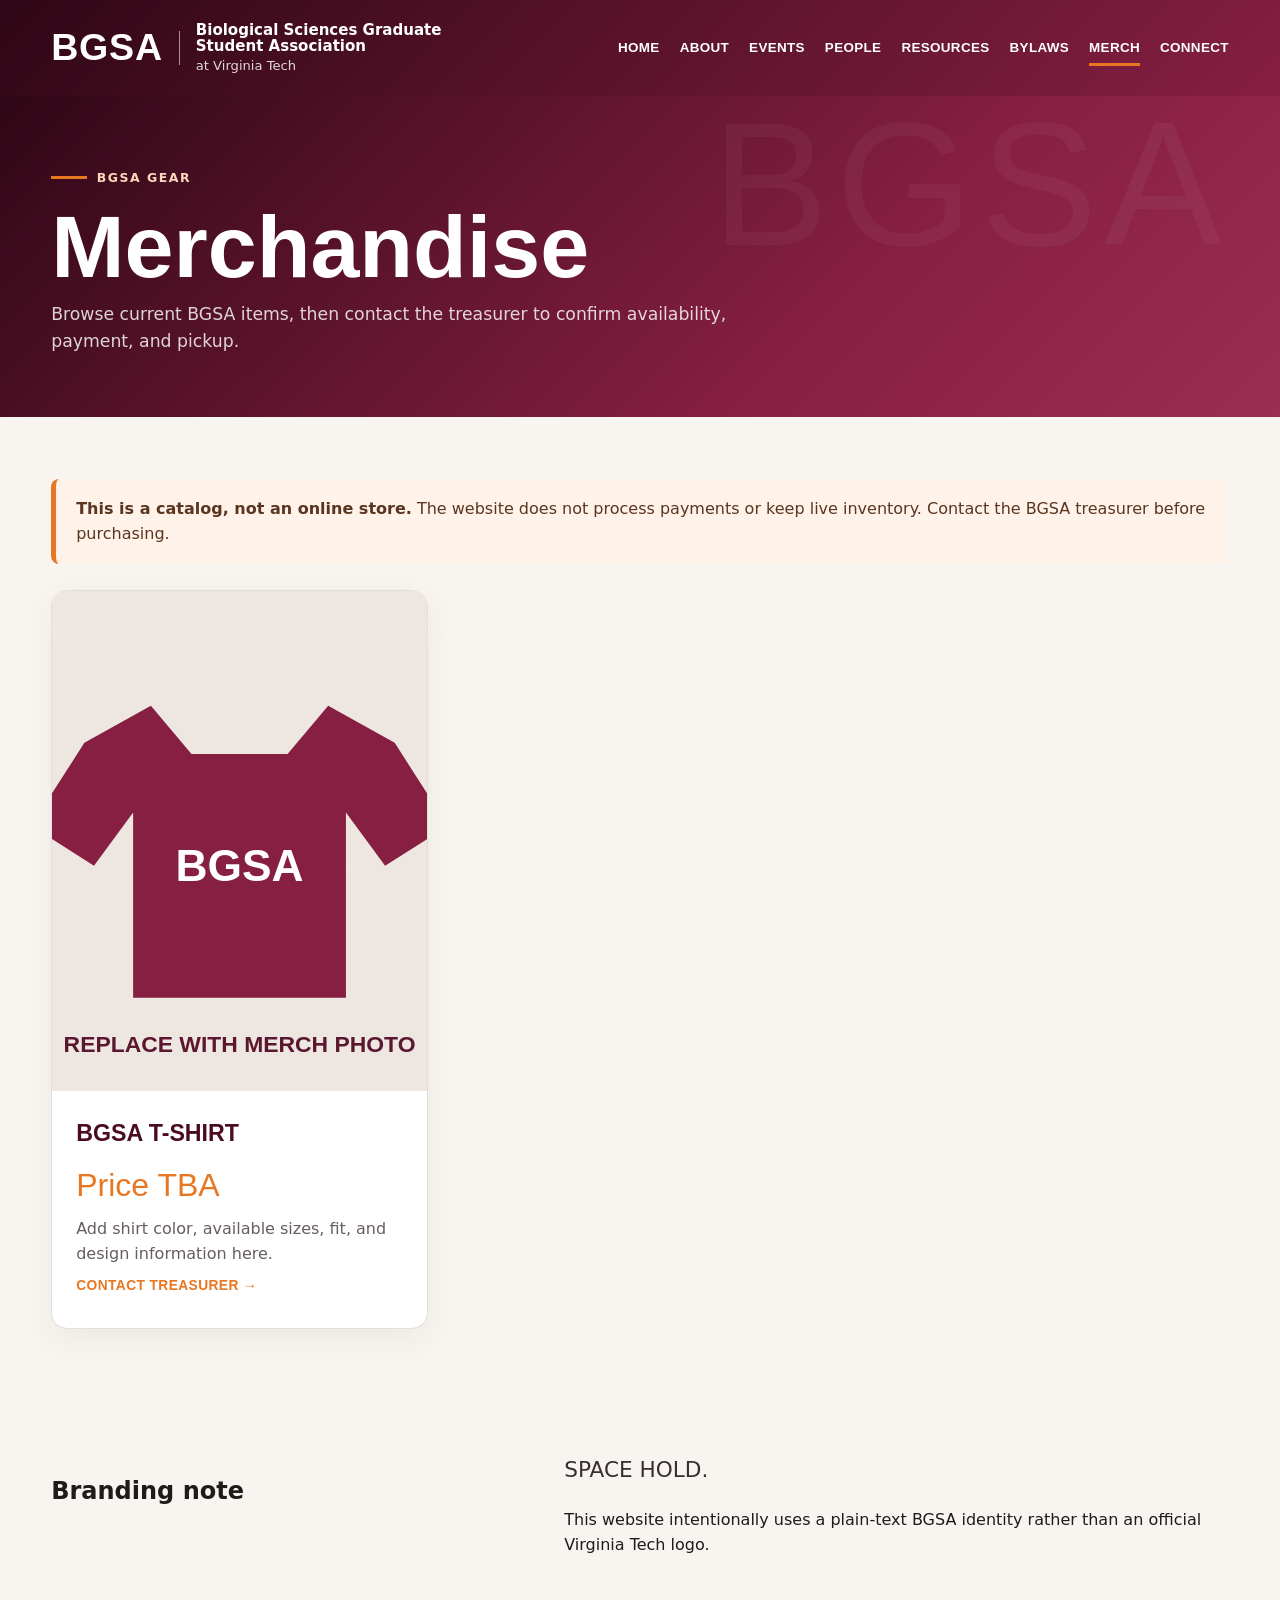
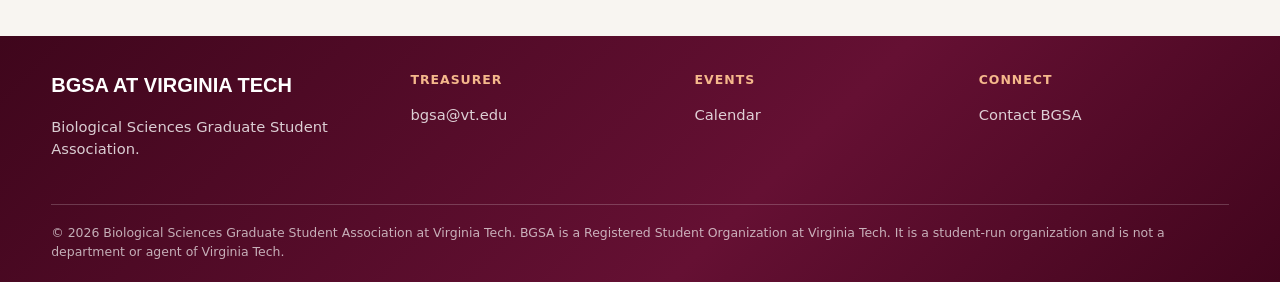
<file: merch.html>
<!doctype html>
<html lang="en"><head><meta charset="utf-8"><meta name="viewport" content="width=device-width, initial-scale=1"><meta name="description" content="BGSA merchandise and availability information."><title>Merchandise | BGSA at Virginia Tech</title><link rel="stylesheet" href="styles.css"></head>
<body><a class="skip-link" href="#main">Skip to content</a>
<header class="site-header inner"><div class="container nav"><a class="brand" href="index.html"><div class="brand-mark">BGSA</div><div class="brand-copy"><strong>Biological Sciences Graduate Student Association</strong><span>at Virginia Tech</span></div></a><button class="nav-toggle" aria-expanded="false" aria-controls="site-nav">Menu</button><nav class="nav-links" id="site-nav"><a href="index.html">Home</a><a href="about.html">About</a><a href="events.html">Events</a><a href="people.html">People</a><a href="bylaws.html">Bylaws</a><a href="merch.html" aria-current="page">Merch</a><a href="connect.html">Connect</a></nav></div></header>
<main id="main"><section class="page-hero"><div class="container"><div class="eyebrow">BGSA gear</div><h1>Merchandise</h1><p data-site-text="merchandise.intro">Browse current BGSA items, then contact the treasurer to confirm availability, payment, and pickup.</p></div></section>
<section class="inner-section"><div class="container"><div class="notice"><strong>This is a catalog, not an online store.</strong> The website does not process payments or keep live inventory. Contact the BGSA treasurer before purchasing.</div><div style="height:26px"></div><div class="merch-grid" id="merchandise-grid"></div></div></section>
<section class="inner-section white"><div class="container mission-block"><div><h2>Branding note</h2></div><div><p class="lead">SPACE HOLD.</p><p>This website intentionally uses a plain-text BGSA identity rather than an official Virginia Tech logo.</p></div></div></section></main>
<footer class="site-footer"><div class="container"><div class="footer-grid"><div><div class="footer-title">BGSA at Virginia Tech</div><p>Biological Sciences Graduate Student Association.</p></div><div><div class="footer-label">Treasurer</div><p><a data-treasurer-email>Contact BGSA for availability</a></p></div><div><div class="footer-label">Events</div><p><a href="events.html">Calendar</a></p></div><div><div class="footer-label">Connect</div><p><a href="connect.html">Contact BGSA</a></p></div></div><div class="disclaimer">© <span data-year></span> Biological Sciences Graduate Student Association at Virginia Tech. <span data-org-disclaimer></span></div></div></footer>
<script src="site-config.js"></script><script src="script.js"></script></body></html>
</file>
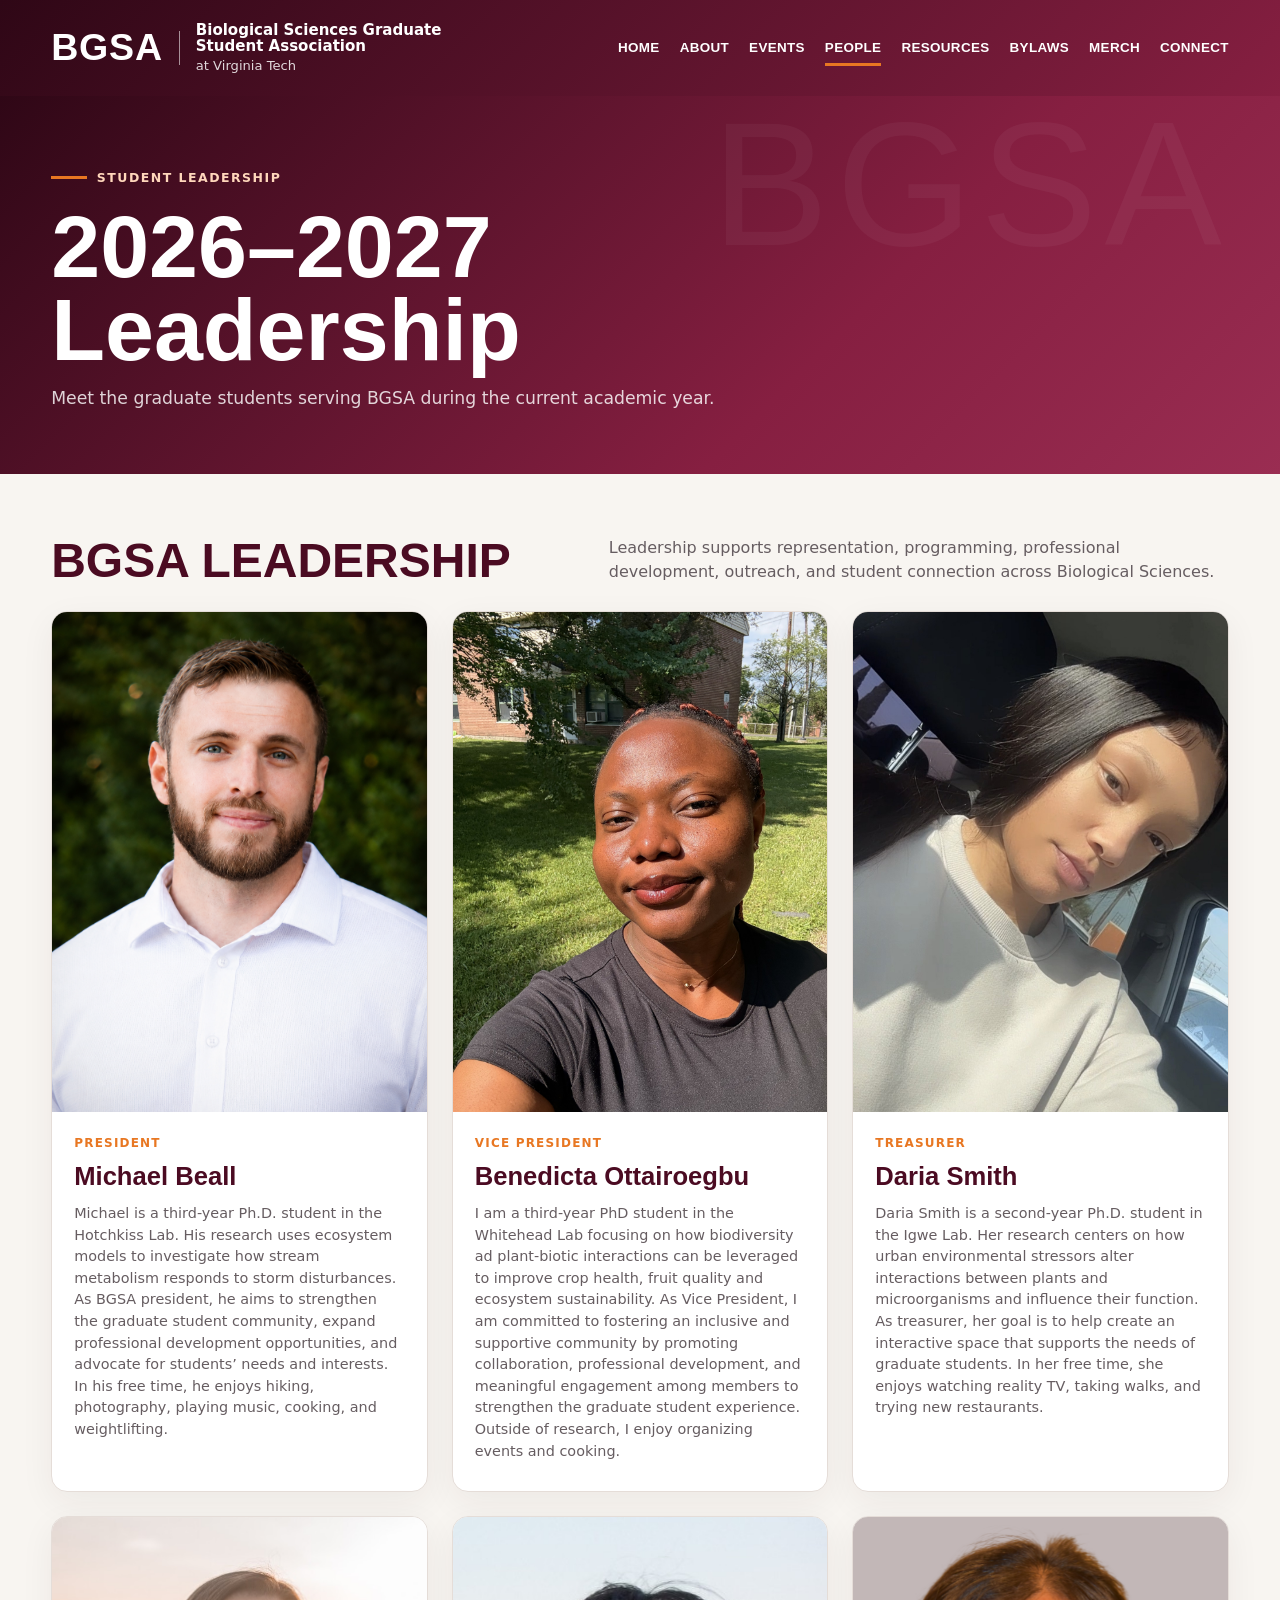
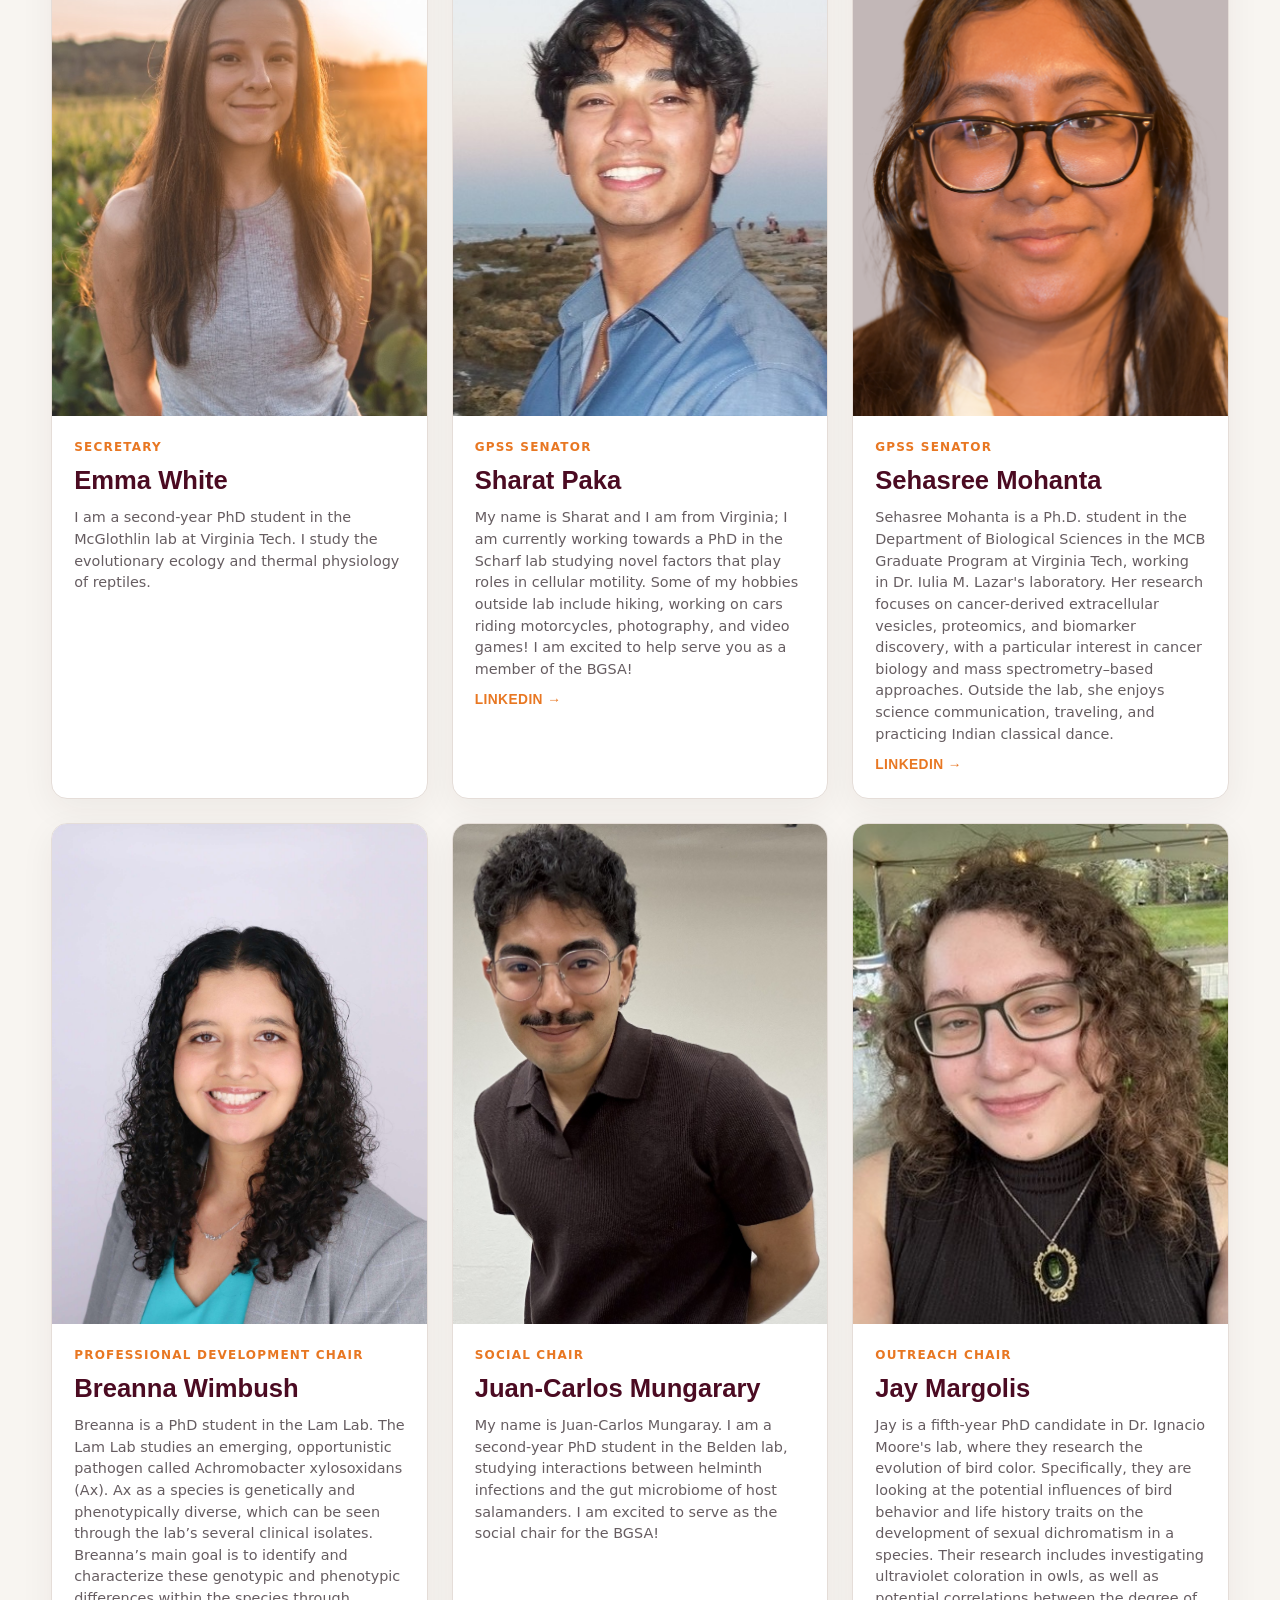
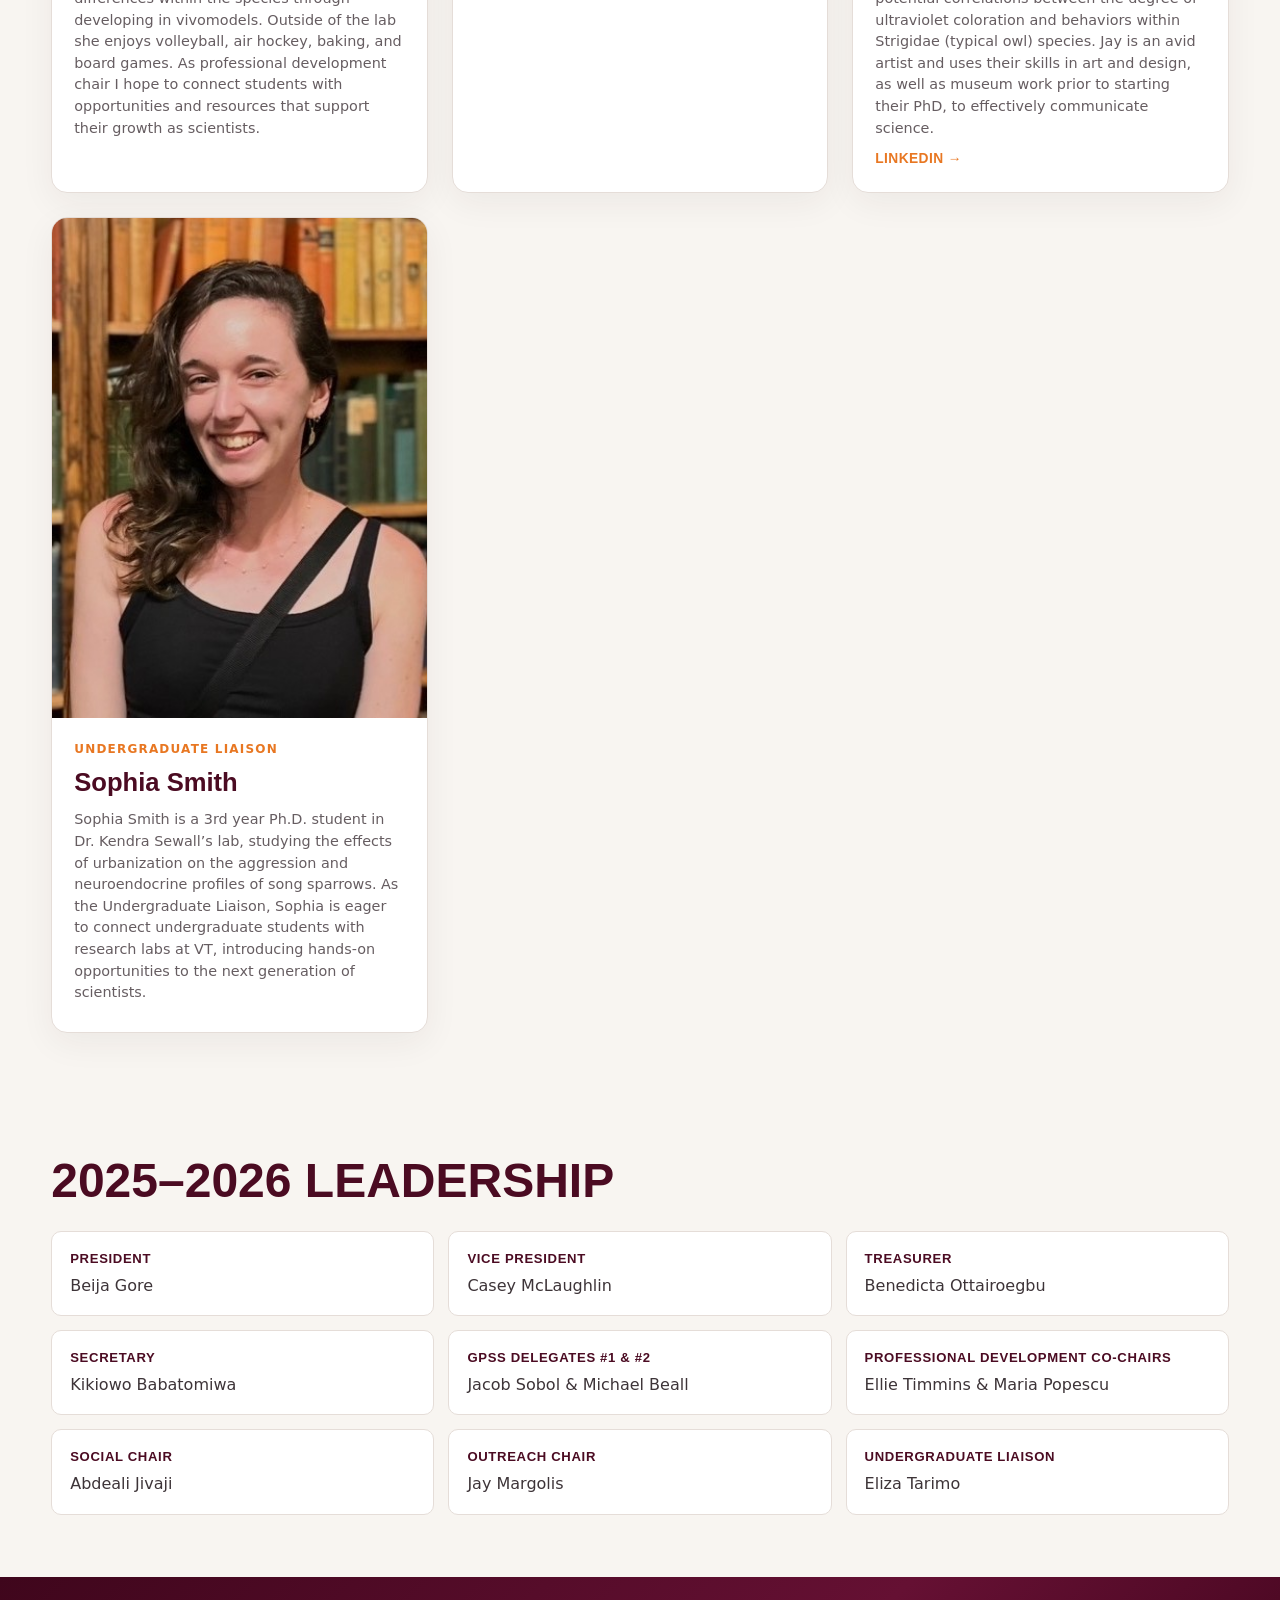
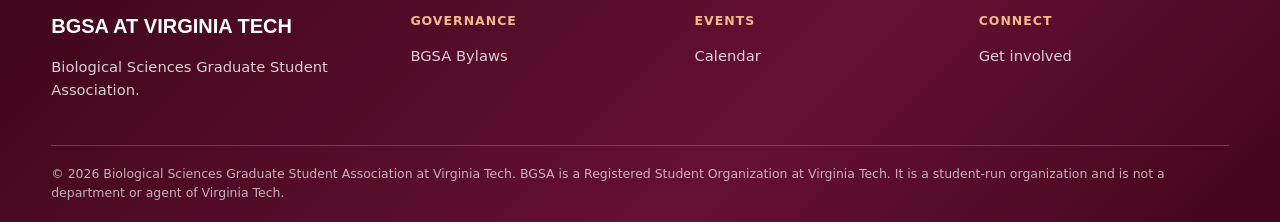
<file: people.html>
<!doctype html>
<html lang="en"><head><meta charset="utf-8"><meta name="viewport" content="width=device-width, initial-scale=1"><meta name="description" content="Leadership of the Biological Sciences Graduate Student Association at Virginia Tech."><title>People | BGSA at Virginia Tech</title><link rel="stylesheet" href="styles.css"></head>
<body><a class="skip-link" href="#main">Skip to content</a>
<header class="site-header inner"><div class="container nav"><a class="brand" href="index.html"><div class="brand-mark">BGSA</div><div class="brand-copy"><strong>Biological Sciences Graduate Student Association</strong><span>at Virginia Tech</span></div></a><button class="nav-toggle" aria-expanded="false" aria-controls="site-nav">Menu</button><nav class="nav-links" id="site-nav"><a href="index.html">Home</a><a href="about.html">About</a><a href="events.html">Events</a><a href="people.html" aria-current="page">People</a><a href="bylaws.html">Bylaws</a><a href="merch.html">Merch</a><a href="connect.html">Connect</a></nav></div></header>
<main id="main">
<section class="page-hero"><div class="container"><div class="eyebrow">Student leadership</div><h1><span data-current-leadership-year>2026–2027</span> Leadership</h1><p>Meet the graduate students serving BGSA during the current academic year.</p></div></section>
<section class="inner-section"><div class="container"><div class="section-title-row"><h2>BGSA leadership</h2><p>Leadership supports representation, programming, professional development, outreach, and student connection across Biological Sciences.</p></div><div class="profile-grid leadership-grid" id="leadership-current"></div></div></section>
<section class="inner-section white"><div class="container"><div class="section-title-row"><h2><span data-previous-leadership-year>2025–2026</span> Leadership</h2><p></p></div><div class="leadership-archive" id="leadership-previous"></div></div></section>
</main>
<footer class="site-footer"><div class="container"><div class="footer-grid"><div><div class="footer-title">BGSA at Virginia Tech</div><p>Biological Sciences Graduate Student Association.</p></div><div><div class="footer-label">Governance</div><p><a href="bylaws.html">BGSA Bylaws</a></p></div><div><div class="footer-label">Events</div><p><a href="events.html">Calendar</a></p></div><div><div class="footer-label">Connect</div><p><a href="connect.html">Get involved</a></p></div></div><div class="disclaimer">© <span data-year></span> Biological Sciences Graduate Student Association at Virginia Tech. <span data-org-disclaimer></span></div></div></footer>
<script src="site-config.js"></script><script src="script.js"></script></body></html>
</file>
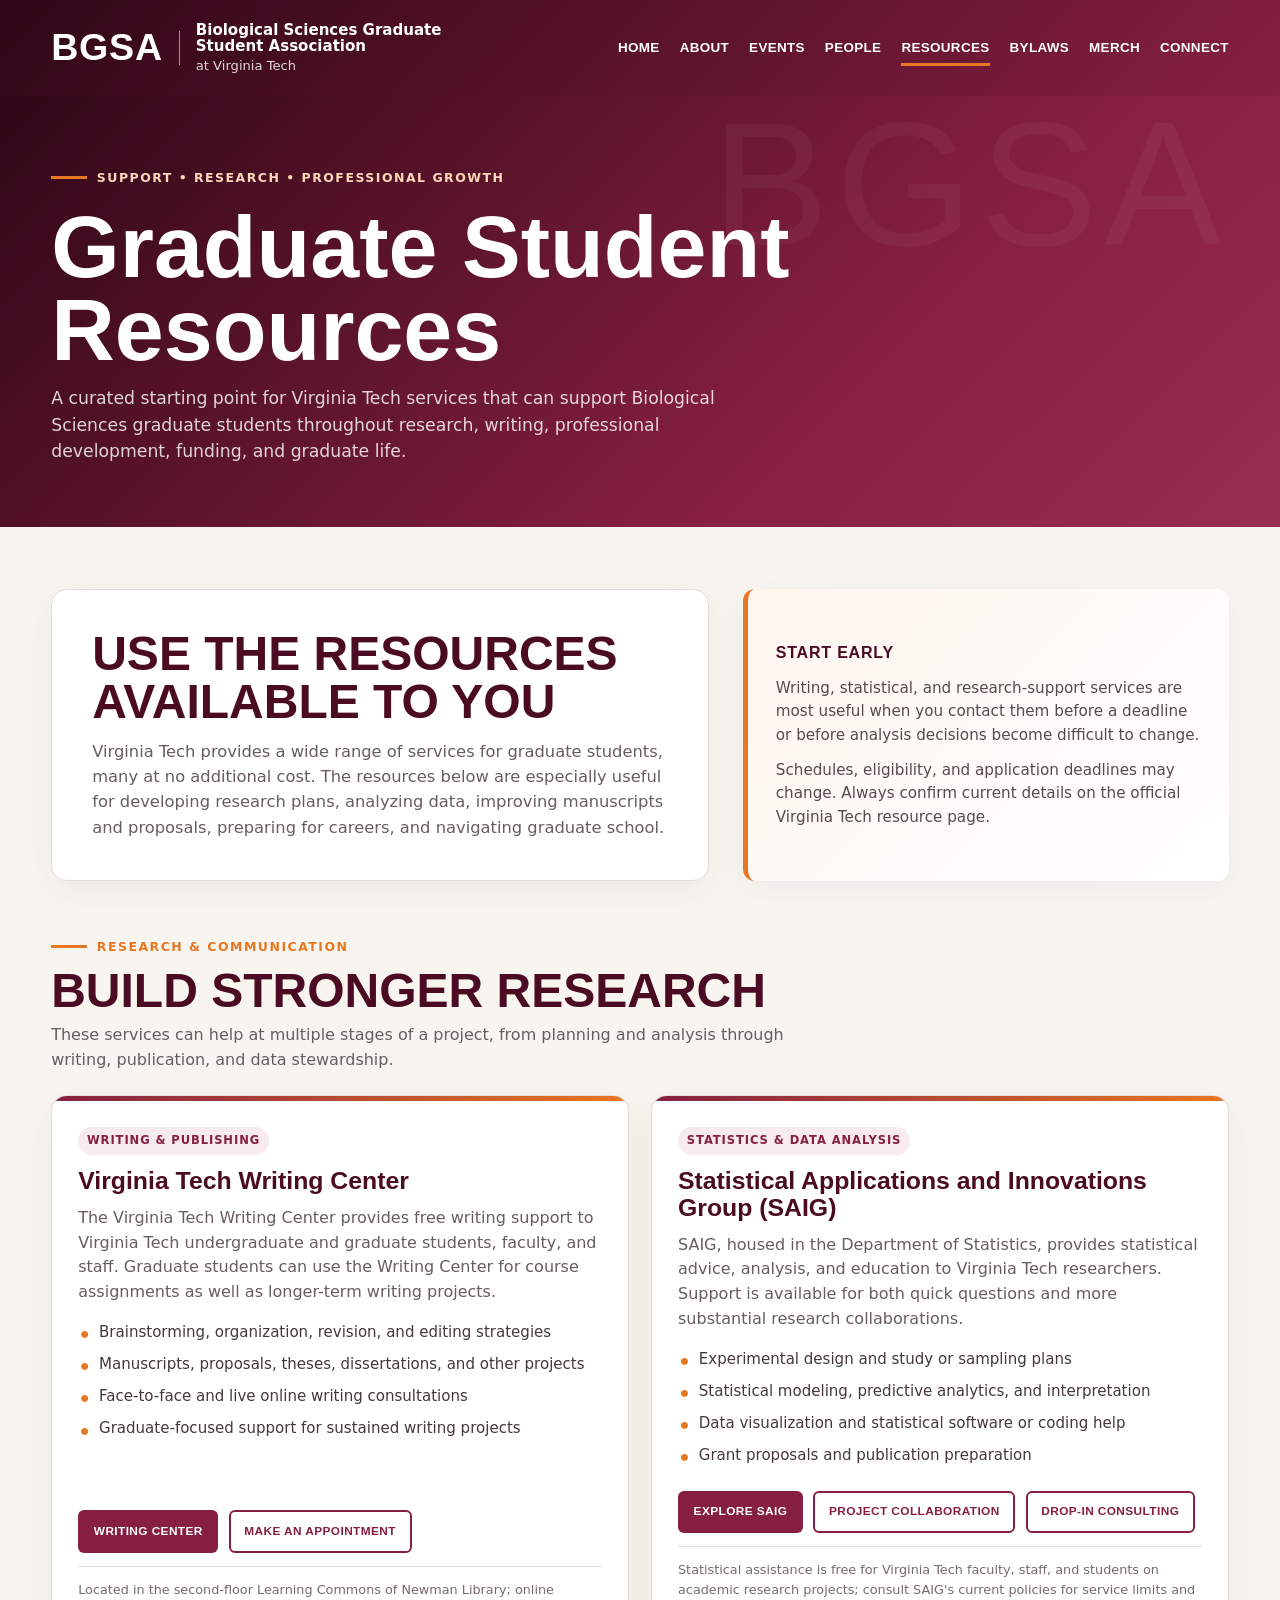
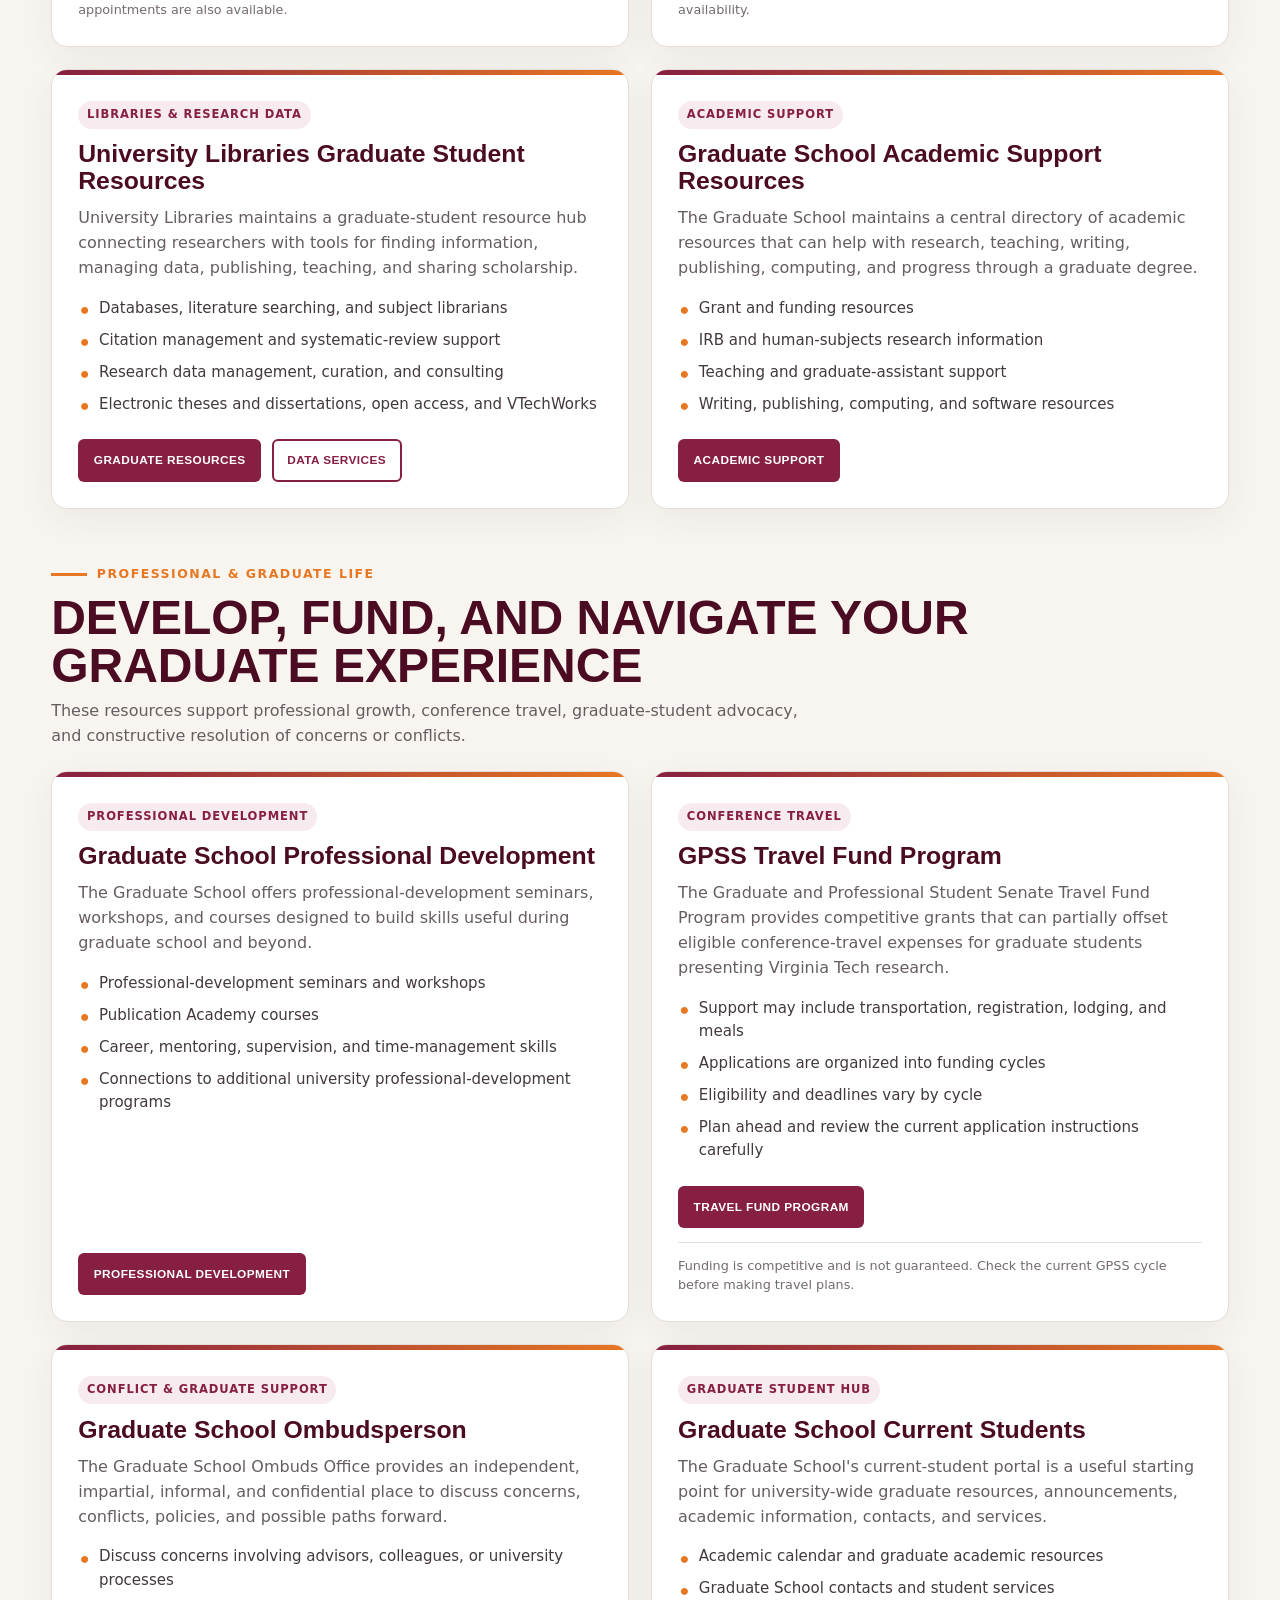
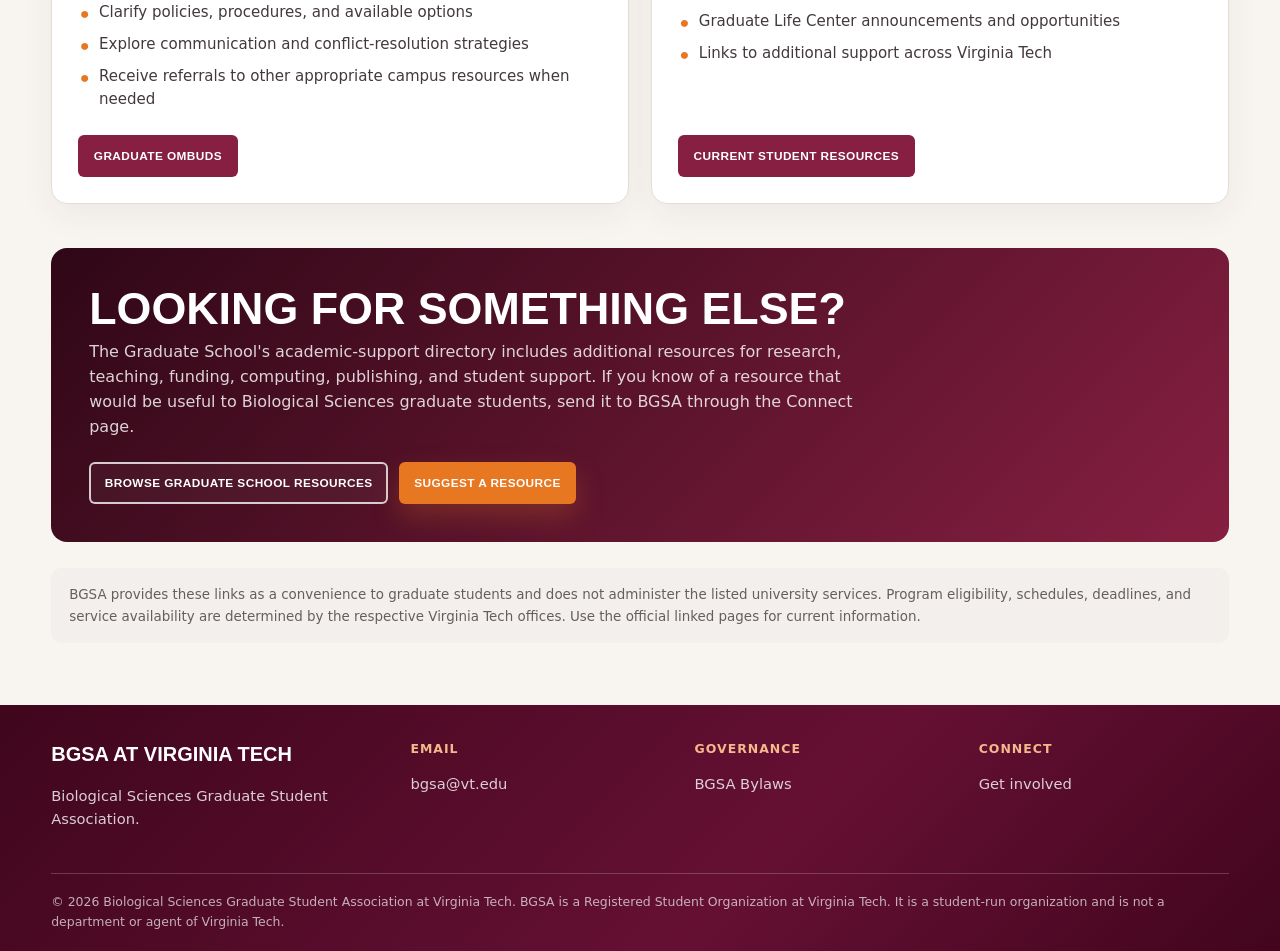
<file: resources.html>
<!doctype html>
<html lang="en">
<head>
  <meta charset="utf-8">
  <meta name="viewport" content="width=device-width, initial-scale=1">
  <meta
    name="description"
    content="Academic, research, writing, statistics, professional-development, funding, and graduate-student support resources for Biological Sciences graduate students at Virginia Tech."
  >
  <title>Resources | BGSA at Virginia Tech</title>
  <link rel="stylesheet" href="styles.css">
</head>

<body>
  <a class="skip-link" href="#main">Skip to content</a>

  <header class="site-header inner">
    <div class="container nav">
      <a class="brand" href="index.html">
        <div class="brand-mark">BGSA</div>
        <div class="brand-copy">
          <strong>Biological Sciences Graduate Student Association</strong>
          <span>at Virginia Tech</span>
        </div>
      </a>

      <button
        class="nav-toggle"
        aria-expanded="false"
        aria-controls="site-nav"
      >
        Menu
      </button>

      <nav class="nav-links" id="site-nav">
        <a href="index.html">Home</a>
        <a href="about.html">About</a>
        <a href="events.html">Events</a>
        <a href="people.html">People</a>
        <a href="resources.html" aria-current="page">Resources</a>
        <a href="bylaws.html">Bylaws</a>
        <a href="merch.html">Merch</a>
        <a href="connect.html">Connect</a>
      </nav>
    </div>
  </header>

  <main id="main">
    <section class="page-hero">
      <div class="container">
        <div class="eyebrow">Support • research • professional growth</div>
        <h1>Graduate Student Resources</h1>
        <p>
          A curated starting point for Virginia Tech services that can support
          Biological Sciences graduate students throughout research, writing,
          professional development, funding, and graduate life.
        </p>
      </div>
    </section>

    <section class="inner-section">
      <div class="container">
        <div class="resource-intro">
          <div class="resource-intro-copy">
            <h2>Use the resources available to you</h2>
            <p>
              Virginia Tech provides a wide range of services for graduate
              students, many at no additional cost. The resources below are
              especially useful for developing research plans, analyzing data,
              improving manuscripts and proposals, preparing for careers, and
              navigating graduate school.
            </p>
          </div>

          <aside class="resource-quick-note" aria-label="Resource page note">
            <strong>Start early</strong>
            <p>
              Writing, statistical, and research-support services are most
              useful when you contact them before a deadline or before analysis
              decisions become difficult to change.
            </p>
            <p>
              Schedules, eligibility, and application deadlines may change.
              Always confirm current details on the official Virginia Tech
              resource page.
            </p>
          </aside>
        </div>

        <div class="resource-section-heading">
          <div class="eyebrow">Research &amp; communication</div>
          <h2>Build stronger research</h2>
          <p>
            These services can help at multiple stages of a project, from
            planning and analysis through writing, publication, and data
            stewardship.
          </p>
        </div>

        <div class="resource-grid">
          <article class="resource-card">
            <div class="resource-card-body">
              <div class="resource-tag">Writing &amp; Publishing</div>
              <h3>Virginia Tech Writing Center</h3>
              <p>
                The Virginia Tech Writing Center provides free writing support
                to Virginia Tech undergraduate and graduate students, faculty,
                and staff. Graduate students can use the Writing Center for
                course assignments as well as longer-term writing projects.
              </p>

              <ul class="resource-list">
                <li>Brainstorming, organization, revision, and editing strategies</li>
                <li>Manuscripts, proposals, theses, dissertations, and other projects</li>
                <li>Face-to-face and live online writing consultations</li>
                <li>Graduate-focused support for sustained writing projects</li>
              </ul>

              <div class="resource-actions">
                <a
                  class="button maroon"
                  href="https://lib.vt.edu/study-learn/writing-center.html"
                  target="_blank"
                  rel="noopener noreferrer"
                >
                  Writing Center
                </a>
                <a
                  class="button outline"
                  href="https://vt.mywconline.com/"
                  target="_blank"
                  rel="noopener noreferrer"
                >
                  Make an appointment
                </a>
              </div>

              <div class="resource-meta">
                Located in the second-floor Learning Commons of Newman Library;
                online appointments are also available.
              </div>
            </div>
          </article>

          <article class="resource-card">
            <div class="resource-card-body">
              <div class="resource-tag">Statistics &amp; Data Analysis</div>
              <h3>Statistical Applications and Innovations Group (SAIG)</h3>
              <p>
                SAIG, housed in the Department of Statistics, provides
                statistical advice, analysis, and education to Virginia Tech
                researchers. Support is available for both quick questions and
                more substantial research collaborations.
              </p>

              <ul class="resource-list">
                <li>Experimental design and study or sampling plans</li>
                <li>Statistical modeling, predictive analytics, and interpretation</li>
                <li>Data visualization and statistical software or coding help</li>
                <li>Grant proposals and publication preparation</li>
              </ul>

              <div class="resource-actions">
                <a
                  class="button maroon"
                  href="https://saig.stat.vt.edu/"
                  target="_blank"
                  rel="noopener noreferrer"
                >
                  Explore SAIG
                </a>
                <a
                  class="button outline"
                  href="https://saig.stat.vt.edu/saig-services/collaboration.html"
                  target="_blank"
                  rel="noopener noreferrer"
                >
                  Project collaboration
                </a>
                <a
                  class="button outline"
                  href="https://saig.stat.vt.edu/saig-services/walk-in-consulting.html"
                  target="_blank"
                  rel="noopener noreferrer"
                >
                  Drop-in consulting
                </a>
              </div>

              <div class="resource-meta">
                Statistical assistance is free for Virginia Tech faculty, staff,
                and students on academic research projects; consult SAIG's
                current policies for service limits and availability.
              </div>
            </div>
          </article>

          <article class="resource-card">
            <div class="resource-card-body">
              <div class="resource-tag">Libraries &amp; Research Data</div>
              <h3>University Libraries Graduate Student Resources</h3>
              <p>
                University Libraries maintains a graduate-student resource hub
                connecting researchers with tools for finding information,
                managing data, publishing, teaching, and sharing scholarship.
              </p>

              <ul class="resource-list">
                <li>Databases, literature searching, and subject librarians</li>
                <li>Citation management and systematic-review support</li>
                <li>Research data management, curation, and consulting</li>
                <li>Electronic theses and dissertations, open access, and VTechWorks</li>
              </ul>

              <div class="resource-actions">
                <a
                  class="button maroon"
                  href="https://lib.vt.edu/find-borrow/grad-student.html"
                  target="_blank"
                  rel="noopener noreferrer"
                >
                  Graduate resources
                </a>
                <a
                  class="button outline"
                  href="https://lib.vt.edu/research-teaching/data-services.html"
                  target="_blank"
                  rel="noopener noreferrer"
                >
                  Data services
                </a>
              </div>
            </div>
          </article>

          <article class="resource-card">
            <div class="resource-card-body">
              <div class="resource-tag">Academic Support</div>
              <h3>Graduate School Academic Support Resources</h3>
              <p>
                The Graduate School maintains a central directory of academic
                resources that can help with research, teaching, writing,
                publishing, computing, and progress through a graduate degree.
              </p>

              <ul class="resource-list">
                <li>Grant and funding resources</li>
                <li>IRB and human-subjects research information</li>
                <li>Teaching and graduate-assistant support</li>
                <li>Writing, publishing, computing, and software resources</li>
              </ul>

              <div class="resource-actions">
                <a
                  class="button maroon"
                  href="https://graduateschool.vt.edu/academics/what-you-need-to-graduate/academic-support-resources.html"
                  target="_blank"
                  rel="noopener noreferrer"
                >
                  Academic support
                </a>
              </div>
            </div>
          </article>
        </div>

        <div class="resource-section-heading">
          <div class="eyebrow">Professional &amp; graduate life</div>
          <h2>Develop, fund, and navigate your graduate experience</h2>
          <p>
            These resources support professional growth, conference travel,
            graduate-student advocacy, and constructive resolution of concerns
            or conflicts.
          </p>
        </div>

        <div class="resource-grid">
          <article class="resource-card">
            <div class="resource-card-body">
              <div class="resource-tag">Professional Development</div>
              <h3>Graduate School Professional Development</h3>
              <p>
                The Graduate School offers professional-development seminars,
                workshops, and courses designed to build skills useful during
                graduate school and beyond.
              </p>

              <ul class="resource-list">
                <li>Professional-development seminars and workshops</li>
                <li>Publication Academy courses</li>
                <li>Career, mentoring, supervision, and time-management skills</li>
                <li>Connections to additional university professional-development programs</li>
              </ul>

              <div class="resource-actions">
                <a
                  class="button maroon"
                  href="https://graduateschool.vt.edu/professional-development.html"
                  target="_blank"
                  rel="noopener noreferrer"
                >
                  Professional development
                </a>
              </div>
            </div>
          </article>

          <article class="resource-card">
            <div class="resource-card-body">
              <div class="resource-tag">Conference Travel</div>
              <h3>GPSS Travel Fund Program</h3>
              <p>
                The Graduate and Professional Student Senate Travel Fund
                Program provides competitive grants that can partially offset
                eligible conference-travel expenses for graduate students
                presenting Virginia Tech research.
              </p>

              <ul class="resource-list">
                <li>Support may include transportation, registration, lodging, and meals</li>
                <li>Applications are organized into funding cycles</li>
                <li>Eligibility and deadlines vary by cycle</li>
                <li>Plan ahead and review the current application instructions carefully</li>
              </ul>

              <div class="resource-actions">
                <a
                  class="button maroon"
                  href="https://gpss.vt.edu/programs/tfp.html"
                  target="_blank"
                  rel="noopener noreferrer"
                >
                  Travel Fund Program
                </a>
              </div>

              <div class="resource-meta">
                Funding is competitive and is not guaranteed. Check the current
                GPSS cycle before making travel plans.
              </div>
            </div>
          </article>

          <article class="resource-card">
            <div class="resource-card-body">
              <div class="resource-tag">Conflict &amp; Graduate Support</div>
              <h3>Graduate School Ombudsperson</h3>
              <p>
                The Graduate School Ombuds Office provides an independent,
                impartial, informal, and confidential place to discuss
                concerns, conflicts, policies, and possible paths forward.
              </p>

              <ul class="resource-list">
                <li>Discuss concerns involving advisors, colleagues, or university processes</li>
                <li>Clarify policies, procedures, and available options</li>
                <li>Explore communication and conflict-resolution strategies</li>
                <li>Receive referrals to other appropriate campus resources when needed</li>
              </ul>

              <div class="resource-actions">
                <a
                  class="button maroon"
                  href="https://www.graduate.ombudsman.vt.edu/"
                  target="_blank"
                  rel="noopener noreferrer"
                >
                  Graduate Ombuds
                </a>
              </div>
            </div>
          </article>

          <article class="resource-card">
            <div class="resource-card-body">
              <div class="resource-tag">Graduate Student Hub</div>
              <h3>Graduate School Current Students</h3>
              <p>
                The Graduate School's current-student portal is a useful
                starting point for university-wide graduate resources,
                announcements, academic information, contacts, and services.
              </p>

              <ul class="resource-list">
                <li>Academic calendar and graduate academic resources</li>
                <li>Graduate School contacts and student services</li>
                <li>Graduate Life Center announcements and opportunities</li>
                <li>Links to additional support across Virginia Tech</li>
              </ul>

              <div class="resource-actions">
                <a
                  class="button maroon"
                  href="https://graduateschool.vt.edu/current-students.html"
                  target="_blank"
                  rel="noopener noreferrer"
                >
                  Current student resources
                </a>
              </div>
            </div>
          </article>
        </div>

        <div class="resource-directory">
          <h2>Looking for something else?</h2>
          <p>
            The Graduate School's academic-support directory includes
            additional resources for research, teaching, funding, computing,
            publishing, and student support. If you know of a resource that
            would be useful to Biological Sciences graduate students, send it
            to BGSA through the Connect page.
          </p>
          <div class="resource-actions">
            <a
              class="button outline"
              href="https://graduateschool.vt.edu/academics/what-you-need-to-graduate/academic-support-resources.html"
              target="_blank"
              rel="noopener noreferrer"
            >
              Browse Graduate School resources
            </a>
            <a class="button orange" href="connect.html">
              Suggest a resource
            </a>
          </div>
        </div>

        <div class="resource-disclaimer">
          BGSA provides these links as a convenience to graduate students and
          does not administer the listed university services. Program
          eligibility, schedules, deadlines, and service availability are
          determined by the respective Virginia Tech offices. Use the official
          linked pages for current information.
        </div>
      </div>
    </section>
  </main>

  <footer class="site-footer">
    <div class="container">
      <div class="footer-grid">
        <div>
          <div class="footer-title">BGSA at Virginia Tech</div>
          <p>Biological Sciences Graduate Student Association.</p>
        </div>

        <div>
          <div class="footer-label">Email</div>
          <p><a data-org-email>Contact information coming soon</a></p>
        </div>

        <div>
          <div class="footer-label">Governance</div>
          <p><a href="bylaws.html">BGSA Bylaws</a></p>
        </div>

        <div>
          <div class="footer-label">Connect</div>
          <p><a href="connect.html">Get involved</a></p>
        </div>
      </div>

      <div class="disclaimer">
        © <span data-year></span> Biological Sciences Graduate Student
        Association at Virginia Tech.
        <span data-org-disclaimer></span>
      </div>
    </div>
  </footer>

  <script src="site-config.js"></script>
  <script src="script.js"></script>
</body>
</html>
</file>
<file: styles.css>
:root{
  --maroon:#861F41;
  --maroon-deep:#4b0b22;
  --maroon-dark:#2f0716;
  --orange:#E87722;
  --orange-bright:#ff7a12;
  --cream:#f8f5f1;
  --paper:#fffdfa;
  --white:#ffffff;
  --ink:#1e1b1d;
  --muted:#665d61;
  --line:#e5ddd8;
  --shadow:0 18px 55px rgba(65,22,39,.12);
  --radius:16px;
  --max:1180px;
}
*{box-sizing:border-box}
html{scroll-behavior:smooth}
body{margin:0;background:var(--cream);color:var(--ink);font-family:Inter,ui-sans-serif,system-ui,-apple-system,BlinkMacSystemFont,"Segoe UI",sans-serif;line-height:1.55}
body.menu-open{overflow:hidden}
a{color:inherit;text-decoration:none}
img{max-width:100%;display:block}
button,input,textarea{font:inherit}
.container{width:min(92%,var(--max));margin-inline:auto}
.skip-link{position:fixed;left:-999px;top:1rem;background:#fff;color:#111;padding:.75rem 1rem;border-radius:8px;z-index:9999;box-shadow:var(--shadow)}
.skip-link:focus{left:1rem}

/* Header */
.site-header{position:absolute;inset:0 0 auto;z-index:30;color:#fff}
.site-header.inner{position:relative;background:linear-gradient(135deg,var(--maroon-dark),var(--maroon));}
.nav{height:96px;display:flex;align-items:center;justify-content:space-between;gap:2rem}
.brand{display:flex;align-items:center;gap:16px;min-width:0}
.brand-mark{font-family:"Arial Narrow","Franklin Gothic Medium",Impact,sans-serif;font-stretch:condensed;font-weight:900;font-size:2.35rem;line-height:.9;letter-spacing:.02em;padding-right:16px;border-right:1px solid rgba(255,255,255,.55)}
.brand-copy{display:grid;line-height:1.05;max-width:260px}
.brand-copy strong{font-size:.94rem;font-weight:800}
.brand-copy span{font-size:.82rem;color:rgba(255,255,255,.84);margin-top:4px}
.nav-links{display:flex;align-items:center;gap:1.25rem;font-family:"Arial Narrow","Franklin Gothic Medium",sans-serif;font-weight:800;text-transform:uppercase;font-size:.84rem;letter-spacing:.025em}
.nav-links a{position:relative;padding:.65rem 0}
.nav-links a::after{content:"";position:absolute;left:0;right:100%;bottom:.2rem;height:3px;background:var(--orange);transition:right .2s ease}
.nav-links a:hover::after,.nav-links a[aria-current="page"]::after{right:0}
.nav-toggle{display:none;border:1px solid rgba(255,255,255,.65);background:transparent;color:#fff;border-radius:8px;padding:.55rem .8rem;font-weight:800}

/* Hero */
.hero{position:relative;min-height:650px;color:#fff;background:
  radial-gradient(circle at 18% 38%,rgba(134,31,65,.72),transparent 40%),
  linear-gradient(135deg,#340414 0%,#5b0d2d 58%,#661437 100%);
  display:flex;align-items:center;padding:145px 0 76px;overflow:hidden}
.hero-media{position:absolute;inset:0 0 0 auto;width:54%;height:100%;background:url("assets/hero-burruss-side.png") 56% 50%/cover no-repeat;z-index:0}
.hero-media::before{content:"";position:absolute;inset:0;background:
  linear-gradient(90deg,#45071d 0%,rgba(69,7,29,.94) 5%,rgba(69,7,29,.68) 20%,rgba(69,7,29,.24) 40%,rgba(57,5,22,.10) 100%),
  linear-gradient(0deg,rgba(54,5,22,.34),rgba(93,14,41,.12));}
.hero::before{content:"";position:absolute;inset:0;background:linear-gradient(90deg,rgba(44,3,18,.34) 0%,rgba(44,3,18,.14) 44%,rgba(44,3,18,0) 72%);pointer-events:none;z-index:1}
.hero::after{content:"";position:absolute;inset:auto 0 0;height:130px;background:linear-gradient(to top,rgba(28,1,12,.40),transparent);pointer-events:none;z-index:1}
.hero-content{position:relative;z-index:2;max-width:600px;padding-right:1rem}
.eyebrow{display:inline-flex;align-items:center;gap:.6rem;color:#ffd7bb;font-weight:800;text-transform:uppercase;letter-spacing:.12em;font-size:.78rem;margin-bottom:1.1rem}
.eyebrow::before{content:"";width:36px;height:3px;background:var(--orange)}
.display{font-family:"Arial Narrow","Franklin Gothic Medium",Impact,sans-serif;font-size:clamp(3rem,5.6vw,4.9rem);line-height:.94;letter-spacing:-.02em;margin:0;text-transform:none;max-width:820px}
.display .accent{display:block;color:var(--orange-bright);margin-top:.1em}
.hero-kicker{margin:.75rem 0 .6rem;font-family:"Arial Narrow","Franklin Gothic Medium",sans-serif;font-size:1.1rem;font-weight:800;letter-spacing:.02em;color:#ffd7bb;text-transform:none}
.hero-copy{font-size:1.04rem;max-width:36rem;max-width:650px;color:rgba(255,255,255,.88);margin:1.55rem 0 1.8rem}
.hero-actions{display:flex;flex-wrap:wrap;gap:12px}
.button{display:inline-flex;align-items:center;justify-content:center;gap:.5rem;border-radius:6px;padding:.88rem 1.35rem;font-family:"Arial Narrow","Franklin Gothic Medium",sans-serif;font-weight:900;text-transform:uppercase;letter-spacing:.035em;border:2px solid transparent;transition:transform .18s ease,box-shadow .18s ease,background .18s ease}
.button:hover{transform:translateY(-2px)}
.button.orange{background:var(--orange);color:#fff;box-shadow:0 12px 28px rgba(232,119,34,.25)}
.button.orange:hover{background:#cf6417}
.button.ghost{border-color:rgba(255,255,255,.72);color:#fff;background:rgba(63,7,28,.28)}
.button.maroon{background:var(--maroon);color:#fff}
.button.outline{border-color:var(--maroon);color:var(--maroon);background:transparent}
.text-link{color:var(--orange);font-family:"Arial Narrow","Franklin Gothic Medium",sans-serif;font-weight:900;text-transform:uppercase;letter-spacing:.03em;font-size:.86rem}
.text-link:hover{text-decoration:underline}
.button.mini{padding:.5rem .8rem;font-size:.76rem;border-radius:5px}
.event-actions{margin-top:.8rem;display:flex;gap:.55rem;flex-wrap:wrap}
.agenda-actions{display:flex;gap:.65rem;flex-wrap:wrap;align-items:center;margin-top:.95rem}

/* Sections */
.section{padding:64px 0}
.section.white{background:var(--paper)}
.section-title-row{display:flex;align-items:end;justify-content:space-between;gap:2rem;margin-bottom:26px}
.section-title-row h2,.section h2{font-family:"Arial Narrow","Franklin Gothic Medium",Impact,sans-serif;text-transform:uppercase;color:var(--maroon-deep);font-size:clamp(2rem,4vw,3rem);line-height:1;margin:0}
.section-title-row p{margin:0;max-width:620px;color:var(--muted)}

/* Event cards */
.events-grid{display:grid;grid-template-columns:repeat(3,1fr);gap:22px}
.event-card{display:grid;grid-template-columns:84px 1fr;background:#fff;border:1px solid var(--line);border-radius:10px;box-shadow:0 8px 28px rgba(55,27,37,.05);overflow:hidden;min-height:128px}
.event-date{text-align:center;border-right:1px solid var(--line);background:#fff}
.event-date .month{display:block;background:linear-gradient(135deg,var(--maroon-deep),var(--maroon));color:#fff;padding:.55rem .35rem;font-size:.78rem;font-weight:900;text-transform:uppercase;letter-spacing:.05em}
.event-date .day{display:block;color:var(--orange);font-family:"Arial Narrow","Franklin Gothic Medium",Impact,sans-serif;font-size:2.45rem;font-weight:900;line-height:1.25}
.event-info{padding:1.15rem 1.2rem}
.event-info h3{font-family:"Arial Narrow","Franklin Gothic Medium",sans-serif;font-size:1.25rem;margin:0 0 .45rem;color:#181315}
.event-meta{font-size:.9rem;color:var(--muted);display:grid;gap:.22rem}

/* Pillars */
.pillars{background:linear-gradient(135deg,var(--maroon-dark),#6c1234 55%,var(--maroon-deep));color:#fff;padding:46px 0}
.pillars-grid{display:grid;grid-template-columns:repeat(4,1fr)}
.pillar{text-align:center;padding:12px 32px;border-right:1px solid rgba(255,255,255,.22)}
.pillar:last-child{border-right:0}
.pillar-icon{font-size:2.25rem;color:var(--orange);line-height:1;margin-bottom:.8rem}
.pillar h3{font-family:"Arial Narrow","Franklin Gothic Medium",sans-serif;text-transform:uppercase;font-size:1.35rem;margin:.2rem 0 .55rem}
.pillar p{color:rgba(255,255,255,.8);font-size:.94rem;margin:0}

/* Who we are */
.split{display:grid;grid-template-columns:.86fr 1.35fr;gap:64px;align-items:center}
.split-copy p{color:#393135;font-size:1.02rem}
.photo-frame{position:relative;border-radius:16px;overflow:hidden;box-shadow:var(--shadow);background:#ddd;min-height:335px}
.photo-frame img{width:100%;height:100%;object-fit:cover;position:absolute;inset:0}
.photo-caption{position:absolute;left:18px;bottom:18px;background:rgba(54,4,23,.88);color:#fff;padding:.7rem .9rem;border-radius:8px;font-size:.82rem;backdrop-filter:blur(4px)}

/* Merch strip */
.merch-strip{margin-top:44px;background:#f7f2ed;border:1px solid var(--line);border-radius:12px;padding:20px 28px;display:flex;align-items:center;justify-content:center;gap:22px;text-align:left}
.merch-strip .icon{font-size:2.3rem;color:var(--orange)}
.merch-strip strong{display:block;color:var(--maroon-deep)}

/* Footer */
.site-footer{background:linear-gradient(135deg,#3f061c,#651033 60%,#42051d);color:#fff;padding:34px 0 20px}
.footer-grid{display:grid;grid-template-columns:1.3fr repeat(3,1fr);gap:34px;align-items:start}
.footer-title{font-family:"Arial Narrow","Franklin Gothic Medium",sans-serif;font-size:1.25rem;font-weight:900;text-transform:uppercase;margin:0 0 .5rem}
.footer-label{color:#f5b88c;font-weight:800;text-transform:uppercase;font-size:.78rem;letter-spacing:.08em}
.site-footer p,.site-footer a{color:rgba(255,255,255,.8);font-size:.92rem}
.site-footer a:hover{color:#fff;text-decoration:underline}
.disclaimer{border-top:1px solid rgba(255,255,255,.2);margin-top:28px;padding-top:18px;color:rgba(255,255,255,.67);font-size:.78rem;line-height:1.55}

/* Interior pages */
.page-hero{background:linear-gradient(135deg,var(--maroon-dark),var(--maroon) 65%,#9a2d52);color:#fff;padding:66px 0 62px;position:relative;overflow:hidden}
.page-hero::after{content:"BGSA";position:absolute;right:4%;top:0;font-family:Impact,"Arial Narrow",sans-serif;font-size:11rem;line-height:1;color:rgba(255,255,255,.045);letter-spacing:.04em}
.page-hero h1{font-family:"Arial Narrow","Franklin Gothic Medium",Impact,sans-serif;font-size:clamp(3rem,7vw,5.5rem);line-height:.95;margin:0 0 .8rem;max-width:800px}
.page-hero p{max-width:720px;color:rgba(255,255,255,.82);font-size:1.08rem;margin:0}
.inner-section{padding:62px 0}
.cards-3{display:grid;grid-template-columns:repeat(3,1fr);gap:22px}
.card{background:#fff;border:1px solid var(--line);border-radius:var(--radius);padding:26px;box-shadow:0 10px 34px rgba(50,26,35,.06)}
.card h3{font-family:"Arial Narrow","Franklin Gothic Medium",sans-serif;text-transform:uppercase;color:var(--maroon-deep);font-size:1.45rem;margin:.1rem 0 .55rem}
.card p{color:var(--muted);margin:.4rem 0}
.value-number{font-family:Impact,"Arial Narrow",sans-serif;font-size:3rem;color:#f3d4c0;line-height:1}
.notice{background:#fff2e9;border-left:5px solid var(--orange);padding:18px 20px;border-radius:8px;color:#5a351f}

/* About */
.mission-block{display:grid;grid-template-columns:.8fr 1.2fr;gap:70px;align-items:start}
.lead{font-size:1.35rem;color:#382d31;margin-top:0}
.list-clean{list-style:none;padding:0;margin:0;display:grid;gap:12px}
.list-clean li{padding:14px 0 14px 34px;border-bottom:1px solid var(--line);position:relative}
.list-clean li::before{content:"→";position:absolute;left:0;color:var(--orange);font-weight:900}

/* People */
.profile-grid{display:grid;grid-template-columns:repeat(3,1fr);gap:24px}
.profile-card{padding:0;overflow:hidden}
.profile-photo{aspect-ratio:3/4;background:#ece7e3;overflow:hidden}
.profile-photo img{width:100%;height:100%;object-fit:cover}
.profile-body{padding:22px}
.role{font-size:.75rem;text-transform:uppercase;letter-spacing:.1em;color:var(--orange);font-weight:900}
.profile-body h3{font-size:1.6rem;text-transform:none;margin:.3rem 0}

/* Events page */
.calendar-shell{background:#fff;border:1px solid var(--line);border-radius:16px;padding:18px;box-shadow:var(--shadow)}
.calendar-placeholder{min-height:580px;border:2px dashed #d8c7cc;border-radius:12px;display:grid;place-items:center;text-align:center;padding:32px;background:linear-gradient(135deg,#fff,#faf6f3)}
.calendar-placeholder .calendar-icon{font-size:4rem;margin-bottom:.4rem}
.calendar-placeholder h3{font-family:"Arial Narrow","Franklin Gothic Medium",sans-serif;text-transform:uppercase;color:var(--maroon-deep);font-size:2rem;margin:.2rem 0 .6rem}
.calendar-placeholder p{max-width:630px;color:var(--muted)}

/* Merch */
.merch-grid{display:grid;grid-template-columns:repeat(3,1fr);gap:24px}
.merch-card{padding:0;overflow:hidden}
.merch-image{aspect-ratio:3/4;background:#efe9e5;overflow:hidden}
.merch-image img{width:100%;height:100%;object-fit:cover}
.merch-body{padding:24px}
.price{font-family:Impact,"Arial Narrow",sans-serif;color:var(--orange);font-size:2rem}

/* Connect */
.contact-grid{display:grid;grid-template-columns:1fr 1fr;gap:26px}
.contact-list{display:grid;gap:14px;margin-top:20px}
.contact-row{padding:17px 18px;background:#f8f4f1;border-radius:10px;border:1px solid var(--line)}
.contact-row strong{display:block;color:var(--maroon-deep);text-transform:uppercase;font-size:.8rem;letter-spacing:.08em;margin-bottom:.25rem}

@media (max-width:980px){
  .nav{height:82px}.brand-mark{font-size:2rem}.brand-copy strong{font-size:.86rem}
  .nav-toggle{display:block;z-index:35}
  .nav-links{position:fixed;inset:0 0 0 auto;width:min(82vw,360px);background:linear-gradient(180deg,var(--maroon-dark),var(--maroon));padding:115px 34px 34px;display:flex;flex-direction:column;align-items:flex-start;gap:.6rem;transform:translateX(105%);transition:transform .22s ease;box-shadow:-20px 0 60px rgba(0,0,0,.25)}
  .nav-links.open{transform:translateX(0)}
  .nav-links a{font-size:1.15rem;width:100%}
  .events-grid,.cards-3,.profile-grid,.merch-grid{grid-template-columns:1fr 1fr}
  .pillars-grid{grid-template-columns:1fr 1fr}
  .pillar:nth-child(2){border-right:0}.pillar:nth-child(-n+2){border-bottom:1px solid rgba(255,255,255,.18);padding-bottom:28px}.pillar:nth-child(n+3){padding-top:28px}
  .split,.mission-block{grid-template-columns:1fr;gap:34px}.photo-frame{min-height:360px}
  .footer-grid{grid-template-columns:1.4fr 1fr 1fr}.footer-grid>div:last-child{grid-column:2}
  .hero-media{width:57%;background-position:58% center}
  .hero-content{max-width:560px}
}
@media (max-width:680px){
  .container{width:min(90%,var(--max))}
  .brand-copy{max-width:175px}.brand-copy strong{font-size:.76rem}.brand-copy span{font-size:.7rem}.brand-mark{font-size:1.75rem;padding-right:11px}
  .hero{min-height:720px;padding-top:125px}.hero-media{width:100%;opacity:.62;background-position:56% center}.hero-media::before{background:linear-gradient(90deg,rgba(58,5,25,.98) 0%,rgba(58,5,25,.91) 48%,rgba(58,5,25,.56) 76%,rgba(58,5,25,.30) 100%)}.hero-content{max-width:92%}.display{font-size:clamp(3.25rem,17vw,4.8rem)}.hero-kicker{font-size:1rem}.hero-copy{font-size:1rem}
  .section{padding:50px 0}.section-title-row{align-items:flex-start;flex-direction:column;gap:.8rem}
  .events-grid,.cards-3,.profile-grid,.merch-grid,.contact-grid{grid-template-columns:1fr}
  .pillars-grid{grid-template-columns:1fr}.pillar{border-right:0;border-bottom:1px solid rgba(255,255,255,.18)!important;padding:28px 12px!important}.pillar:last-child{border-bottom:0!important}
  .split{gap:28px}.photo-frame{min-height:260px}
  .merch-strip{align-items:flex-start;justify-content:flex-start}
  .footer-grid{grid-template-columns:1fr 1fr;gap:22px}.footer-grid>div:first-child{grid-column:1/-1}.footer-grid>div:last-child{grid-column:auto}
  .page-hero{padding:50px 0}.page-hero::after{font-size:7rem;right:-3%}
  .event-card{grid-template-columns:72px 1fr}
}

.event-card-status{grid-column:1/-1;grid-template-columns:1fr;min-height:120px}
.event-card-status .event-info{display:flex;flex-direction:column;justify-content:center}
.event-title-link:hover{color:var(--maroon);text-decoration:underline;text-decoration-thickness:2px;text-underline-offset:3px}
.calendar-placeholder code{background:#f1e9e5;padding:.16rem .35rem;border-radius:4px;color:var(--maroon-deep)}


/* 2026–2027 leadership */
.leadership-grid .profile-card{min-width:0}
.profile-note{font-size:.9rem;line-height:1.5;color:var(--muted)}
.leadership-archive{display:grid;grid-template-columns:repeat(3,1fr);gap:14px}
.leadership-archive>div{background:#fff;border:1px solid var(--line);border-radius:10px;padding:17px 18px;display:grid;gap:4px}
.leadership-archive strong{color:var(--maroon-deep);font-family:"Arial Narrow","Franklin Gothic Medium",sans-serif;text-transform:uppercase;font-size:.82rem;letter-spacing:.05em}
.leadership-archive span{color:#3d3438}

/* Bylaws */
.bylaws-intro{display:grid;grid-template-columns:.72fr 1.28fr;gap:64px;align-items:start}
.bylaws-intro h2{font-family:"Arial Narrow","Franklin Gothic Medium",Impact,sans-serif;text-transform:uppercase;color:var(--maroon-deep);font-size:clamp(2rem,4vw,3rem);line-height:1;margin:0}
.bylaws-note{color:var(--muted);font-size:.95rem}
.bylaws-layout{display:grid;grid-template-columns:250px minmax(0,1fr);gap:54px;align-items:start}
.bylaws-toc{position:sticky;top:24px;background:#fff;border:1px solid var(--line);border-radius:12px;padding:20px;display:grid;gap:8px;box-shadow:0 8px 28px rgba(55,27,37,.05)}
.bylaws-toc strong{color:var(--maroon-deep);text-transform:uppercase;font-size:.78rem;letter-spacing:.08em;margin-bottom:6px}
.bylaws-toc a{font-size:.9rem;color:#51474b;padding:.35rem 0;border-bottom:1px solid #eee7e3}
.bylaws-toc a:last-child{border-bottom:0}
.bylaws-toc a:hover{color:var(--orange)}
.bylaws-document{background:#fff;border:1px solid var(--line);border-radius:14px;padding:clamp(26px,5vw,52px);box-shadow:0 12px 40px rgba(50,26,35,.06)}
.bylaws-document>section{scroll-margin-top:24px;padding-bottom:32px;margin-bottom:34px;border-bottom:1px solid var(--line)}
.bylaws-document>section:last-child{border-bottom:0;margin-bottom:0;padding-bottom:0}
.bylaws-document h2{font-family:"Arial Narrow","Franklin Gothic Medium",Impact,sans-serif;text-transform:uppercase;color:var(--maroon-deep);font-size:2rem;margin:0 0 1rem}
.bylaws-document h3{font-family:"Arial Narrow","Franklin Gothic Medium",sans-serif;color:var(--maroon);font-size:1.35rem;margin:1.6rem 0 .65rem}
.bylaws-document p,.bylaws-document li{color:#3d3438;line-height:1.7}
.bylaws-list,.alpha-list{padding-left:1.45rem}
.bylaws-list>li,.alpha-list>li{padding-left:.35rem;margin:.6rem 0}
.alpha-list{list-style-type:lower-alpha}
.bylaw-role{padding-top:.1rem}
@media (max-width:980px){.leadership-archive{grid-template-columns:1fr 1fr}.bylaws-layout{grid-template-columns:1fr}.bylaws-toc{position:static;grid-template-columns:1fr 1fr}.bylaws-intro{grid-template-columns:1fr;gap:28px}}
@media (max-width:680px){.leadership-archive{grid-template-columns:1fr}.bylaws-toc{grid-template-columns:1fr}.bylaws-document{padding:24px 20px}}

/* Outlook calendar agenda */
.section-intro{max-width:720px;color:var(--muted);margin:.7rem 0 0}
.events-agenda{display:grid;gap:16px;margin-top:26px}
.agenda-item{display:grid;grid-template-columns:94px 1fr;gap:0;background:#fff;border:1px solid var(--line);border-radius:12px;overflow:hidden;box-shadow:0 8px 28px rgba(55,27,37,.05)}
.agenda-date{display:flex;flex-direction:column;align-items:center;justify-content:flex-start;border-right:1px solid var(--line);background:#fff;min-height:150px}
.agenda-date .month{width:100%;text-align:center;background:linear-gradient(135deg,var(--maroon-deep),var(--maroon));color:#fff;padding:.62rem .35rem;font-size:.78rem;font-weight:900;text-transform:uppercase;letter-spacing:.06em}
.agenda-date .day{font-family:"Arial Narrow","Franklin Gothic Medium",Impact,sans-serif;color:var(--orange);font-size:2.7rem;line-height:1.15;padding-top:.65rem}
.agenda-content{padding:1.35rem 1.55rem}
.agenda-date-line{color:var(--orange);font-size:.78rem;font-weight:900;letter-spacing:.06em;text-transform:uppercase;margin-bottom:.28rem}
.agenda-content h3{font-family:"Arial Narrow","Franklin Gothic Medium",sans-serif;color:var(--maroon-deep);font-size:1.55rem;margin:.1rem 0 .35rem}
.agenda-location{font-weight:750;color:#554a4e;margin-bottom:.45rem}
.agenda-content p{color:var(--muted);margin:.5rem 0 .8rem;white-space:pre-line}
.compact-calendar-status{min-height:320px}
@media (max-width:680px){
  .agenda-item{grid-template-columns:72px 1fr}.agenda-date{min-height:140px}.agenda-content{padding:1.15rem}.agenda-content h3{font-size:1.35rem}
}

/* Configuration-driven content */
.profile-affiliation{margin:.25rem 0 .35rem;font-weight:700;color:#4f4448}
.contact-row a{color:var(--maroon);font-weight:750}
.contact-row a:hover{color:var(--orange);text-decoration:underline}
.contact-row code{font-size:.84em;background:#eee7e3;padding:.1rem .3rem;border-radius:4px}

/* ========================================
   Monthly Outlook events calendar
   ======================================== */

.month-calendar-shell {
  margin-top: 28px;
  background: #fff;
  border: 1px solid var(--line);
  border-radius: 16px;
  box-shadow: var(--shadow);
  overflow: hidden;
}

.month-calendar-toolbar {
  display: grid;
  grid-template-columns: 1fr auto 1fr;
  align-items: center;
  gap: 18px;
  padding: 18px 20px;
  border-bottom: 1px solid var(--line);
  background: linear-gradient(
    135deg,
    #fff,
    #faf6f3
  );
}

.month-calendar-label {
  margin: 0;
  text-align: center;
  text-transform: none !important;
  font-size: 2rem !important;
}

.month-calendar-controls {
  display: flex;
  justify-content: flex-end;
  gap: 8px;
}

.calendar-nav-button {
  appearance: none;
  border: 1px solid var(--maroon);
  border-radius: 6px;
  background: #fff;
  color: var(--maroon);
  padding: 0.6rem 0.85rem;
  cursor: pointer;
  font-family:
    "Arial Narrow",
    "Franklin Gothic Medium",
    sans-serif;
  font-size: 0.82rem;
  font-weight: 900;
  text-transform: uppercase;
  letter-spacing: 0.03em;
}

.calendar-nav-button:hover,
.calendar-nav-button:focus-visible {
  background: var(--maroon);
  color: #fff;
}

.month-calendar-scroll {
  overflow-x: auto;
}

.month-calendar-weekdays,
.month-calendar-grid {
  min-width: 840px;
  display: grid;
  grid-template-columns: repeat(7, minmax(0, 1fr));
}

.month-calendar-weekdays {
  background: var(--maroon-deep);
  color: #fff;
}

.month-calendar-weekdays > div {
  padding: 0.7rem 0.5rem;
  text-align: center;
  font-size: 0.76rem;
  font-weight: 900;
  text-transform: uppercase;
  letter-spacing: 0.08em;
}

.month-calendar-grid {
  background: var(--line);
  gap: 1px;
}

.month-calendar-day {
  min-height: 145px;
  padding: 10px;
  background: #fff;
  min-width: 0;
}

.month-calendar-day.is-empty {
  background: #f5f1ee;
}

.month-calendar-day.is-today {
  box-shadow: inset 0 0 0 3px var(--orange);
}

.month-calendar-day-number {
  width: 31px;
  height: 31px;
  display: grid;
  place-items: center;
  margin-left: auto;
  border-radius: 50%;
  color: var(--maroon-deep);
  font-weight: 900;
}

.month-calendar-day.is-today
.month-calendar-day-number {
  background: var(--orange);
  color: #fff;
}

.month-calendar-day-events {
  display: grid;
  gap: 6px;
  margin-top: 6px;
}

.month-calendar-event {
  display: grid;
  gap: 2px;
  min-width: 0;
  padding: 7px 8px;
  border-left: 3px solid var(--orange);
  border-radius: 5px;
  background: #f8eaf0;
  color: var(--maroon-deep);
  font-size: 0.76rem;
  line-height: 1.25;
}

.month-calendar-event:hover,
.month-calendar-event:focus-visible {
  background: #f1d7e2;
}

.month-calendar-event-time {
  color: var(--orange);
  font-size: 0.67rem;
  font-weight: 900;
  text-transform: uppercase;
}

.month-calendar-event-title {
  overflow: hidden;
  font-weight: 800;
}

.month-calendar-more {
  padding: 3px 5px;
  color: var(--maroon);
  font-size: 0.74rem;
  font-weight: 800;
}

.month-calendar-more:hover {
  color: var(--orange);
  text-decoration: underline;
}

.month-calendar-message {
  grid-column: 1 / -1;
  min-height: 180px;
  display: grid;
  place-items: center;
  padding: 30px;
  background: #fff;
  color: var(--muted);
  text-align: center;
}

.agenda-title-row {
  margin-top: 52px;
}

.agenda-title-row + .events-agenda {
  margin-top: 0;
}

@media (max-width: 680px) {
  .month-calendar-toolbar {
    grid-template-columns: 1fr;
    justify-items: stretch;
  }

  .month-calendar-label {
    grid-row: 1;
    text-align: left;
  }

  .month-calendar-toolbar >
  .calendar-nav-button {
    grid-row: 2;
  }

  .month-calendar-controls {
    grid-row: 2;
  }

  .calendar-nav-button {
    padding: 0.55rem 0.7rem;
    font-size: 0.74rem;
  }
}
/* ========================================
   Graduate student resources
   ======================================== */

.resource-intro {
  display: grid;
  grid-template-columns: minmax(0, 1.15fr) minmax(260px, .85fr);
  gap: 34px;
  align-items: stretch;
  margin-bottom: 34px;
}

.resource-intro-copy {
  background: #fff;
  border: 1px solid var(--line);
  border-radius: var(--radius);
  padding: clamp(26px, 4vw, 40px);
  box-shadow: 0 10px 34px rgba(50, 26, 35, .06);
}

.resource-intro-copy h2 {
  margin: 0 0 .8rem;
  color: var(--maroon-deep);
  font-family: "Arial Narrow", "Franklin Gothic Medium", Impact, sans-serif;
  font-size: clamp(2rem, 4vw, 3rem);
  line-height: 1;
  text-transform: uppercase;
}

.resource-intro-copy p {
  max-width: 760px;
  margin: 0;
  color: var(--muted);
  font-size: 1.02rem;
}

.resource-quick-note {
  display: flex;
  flex-direction: column;
  justify-content: center;
  gap: .7rem;
  padding: 28px;
  border-left: 5px solid var(--orange);
  border-radius: 12px;
  background: linear-gradient(135deg, #fff6ef, #fff);
  box-shadow: 0 8px 28px rgba(55, 27, 37, .05);
}

.resource-quick-note strong {
  color: var(--maroon-deep);
  font-family: "Arial Narrow", "Franklin Gothic Medium", sans-serif;
  font-size: 1rem;
  text-transform: uppercase;
  letter-spacing: .05em;
}

.resource-quick-note p {
  margin: 0;
  color: #574a4f;
  font-size: .95rem;
}

.resource-section-heading {
  margin: 50px 0 22px;
}

.resource-section-heading:first-of-type {
  margin-top: 0;
}

.resource-section-heading .eyebrow {
  margin-bottom: .65rem;
  color: var(--orange);
}

.resource-section-heading h2 {
  margin: 0 0 .55rem;
  color: var(--maroon-deep);
  font-family: "Arial Narrow", "Franklin Gothic Medium", Impact, sans-serif;
  font-size: clamp(2rem, 4vw, 3rem);
  line-height: 1;
  text-transform: uppercase;
}

.resource-section-heading p {
  max-width: 760px;
  margin: 0;
  color: var(--muted);
}

.resource-grid {
  display: grid;
  grid-template-columns: repeat(2, minmax(0, 1fr));
  gap: 22px;
}

.resource-card {
  display: flex;
  min-width: 0;
  flex-direction: column;
  background: #fff;
  border: 1px solid var(--line);
  border-radius: var(--radius);
  box-shadow: 0 10px 34px rgba(50, 26, 35, .06);
  overflow: hidden;
}

.resource-card::before {
  content: "";
  display: block;
  height: 5px;
  background: linear-gradient(90deg, var(--maroon), var(--orange));
}

.resource-card-body {
  display: flex;
  flex: 1;
  flex-direction: column;
  padding: 26px;
}

.resource-tag {
  align-self: flex-start;
  margin-bottom: .8rem;
  padding: .32rem .55rem;
  border-radius: 999px;
  background: #f7ebeF;
  color: var(--maroon);
  font-size: .72rem;
  font-weight: 900;
  letter-spacing: .08em;
  text-transform: uppercase;
}

.resource-card h3 {
  margin: 0 0 .7rem;
  color: var(--maroon-deep);
  font-family: "Arial Narrow", "Franklin Gothic Medium", sans-serif;
  font-size: 1.55rem;
  line-height: 1.08;
}

.resource-card p {
  margin: 0 0 1rem;
  color: var(--muted);
}

.resource-list {
  margin: 0 0 1.2rem;
  padding: 0;
  list-style: none;
  display: grid;
  gap: .55rem;
}

.resource-list li {
  position: relative;
  padding-left: 1.3rem;
  color: #43393d;
  font-size: .94rem;
}

.resource-list li::before {
  content: "•";
  position: absolute;
  left: 0;
  top: -.05rem;
  color: var(--orange);
  font-size: 1.25rem;
  font-weight: 900;
}

.resource-actions {
  display: flex;
  flex-wrap: wrap;
  gap: .65rem;
  margin-top: auto;
  padding-top: .25rem;
}

.resource-actions .button {
  padding: .62rem .85rem;
  font-size: .74rem;
}

.resource-meta {
  margin-top: .85rem;
  padding-top: .8rem;
  border-top: 1px solid var(--line);
  color: #756a6e;
  font-size: .8rem;
}

.resource-directory {
  margin-top: 44px;
  padding: clamp(26px, 4vw, 38px);
  border-radius: 16px;
  background: linear-gradient(135deg, var(--maroon-dark), var(--maroon));
  color: #fff;
}

.resource-directory h2 {
  margin: 0 0 .6rem;
  color: #fff;
  font-family: "Arial Narrow", "Franklin Gothic Medium", Impact, sans-serif;
  font-size: clamp(2rem, 4vw, 2.8rem);
  line-height: 1;
  text-transform: uppercase;
}

.resource-directory p {
  max-width: 780px;
  margin: 0 0 1.15rem;
  color: rgba(255, 255, 255, .82);
}

.resource-directory .button.outline {
  border-color: rgba(255, 255, 255, .78);
  color: #fff;
  background: rgba(255, 255, 255, .04);
}

.resource-directory .button.outline:hover {
  background: #fff;
  color: var(--maroon);
}

.resource-disclaimer {
  margin-top: 26px;
  padding: 16px 18px;
  border-radius: 10px;
  background: #f3efec;
  color: #665d61;
  font-size: .84rem;
  line-height: 1.6;
}

@media (max-width: 900px) {
  .resource-intro,
  .resource-grid {
    grid-template-columns: 1fr;
  }
}

@media (max-width: 680px) {
  .resource-intro-copy,
  .resource-card-body,
  .resource-directory {
    padding: 22px;
  }

  .resource-actions {
    display: grid;
    grid-template-columns: 1fr;
  }

  .resource-actions .button {
    width: 100%;
  }
}
</file>
